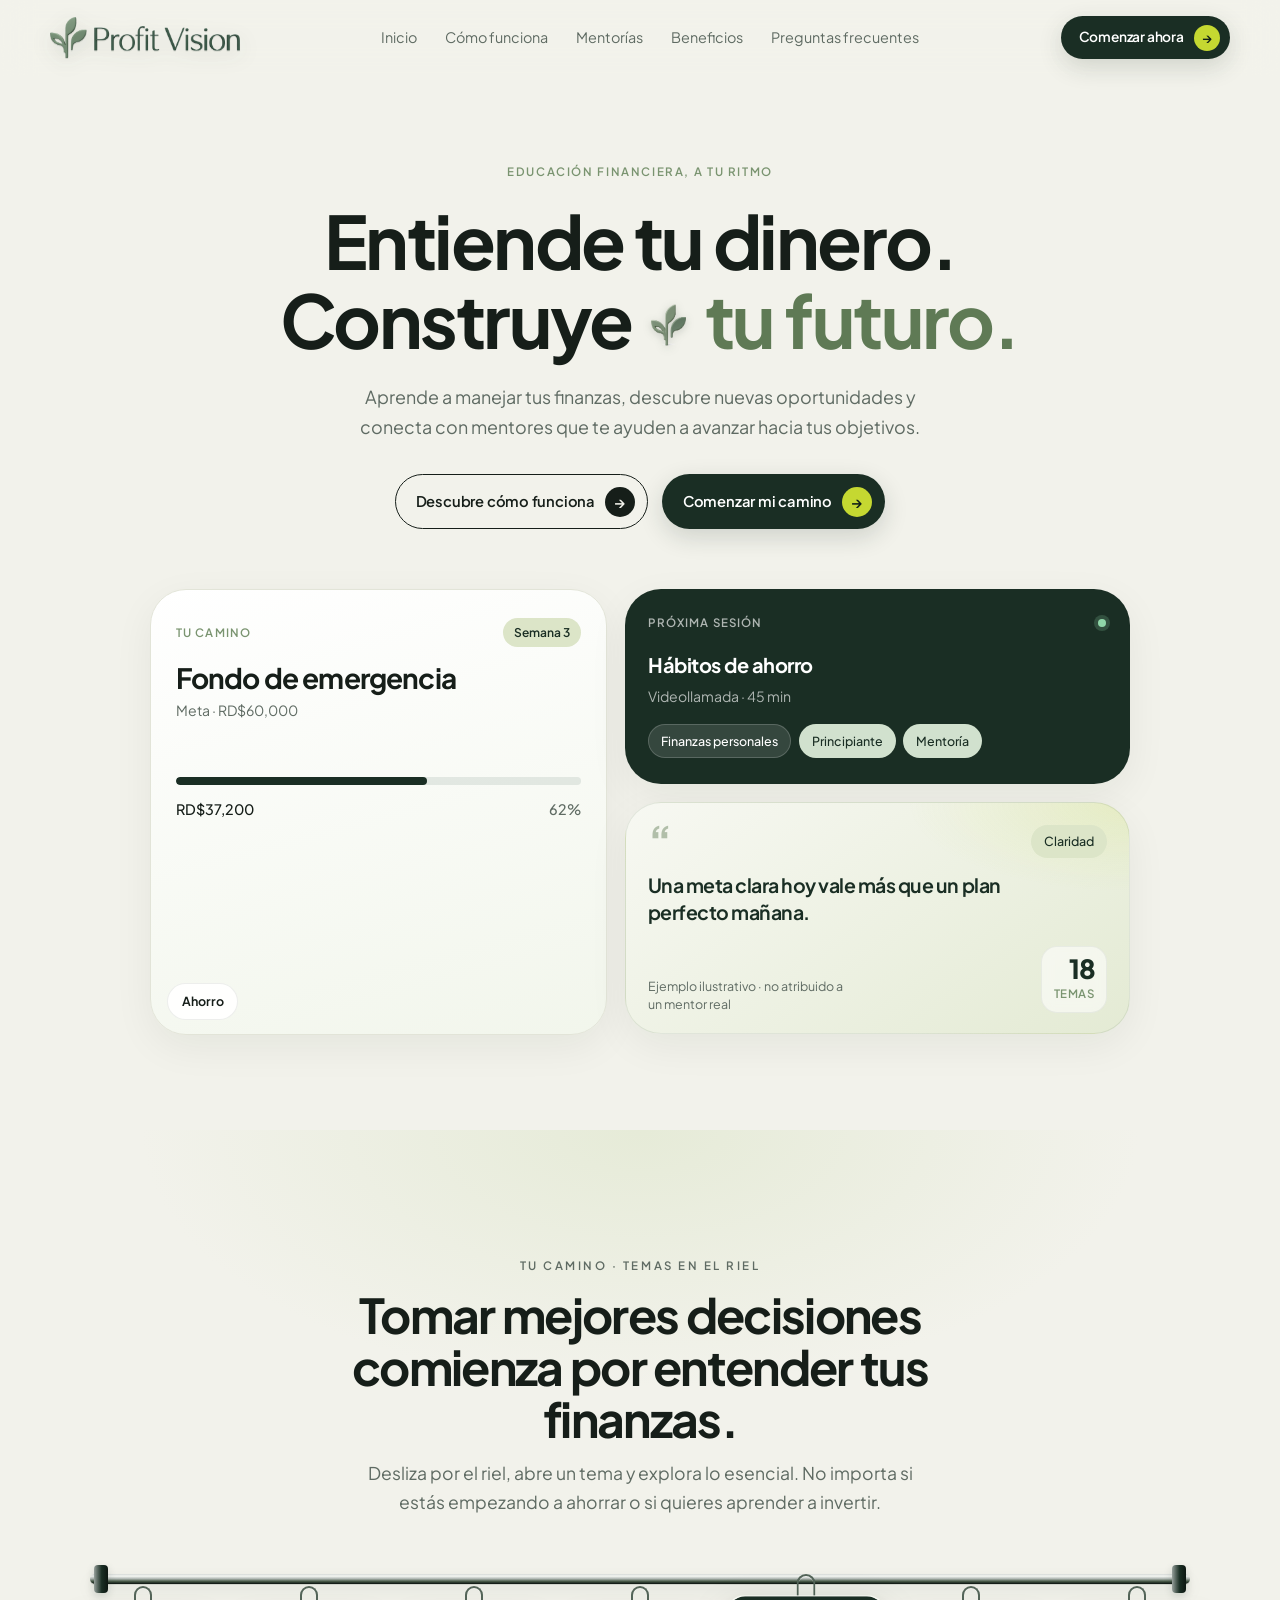
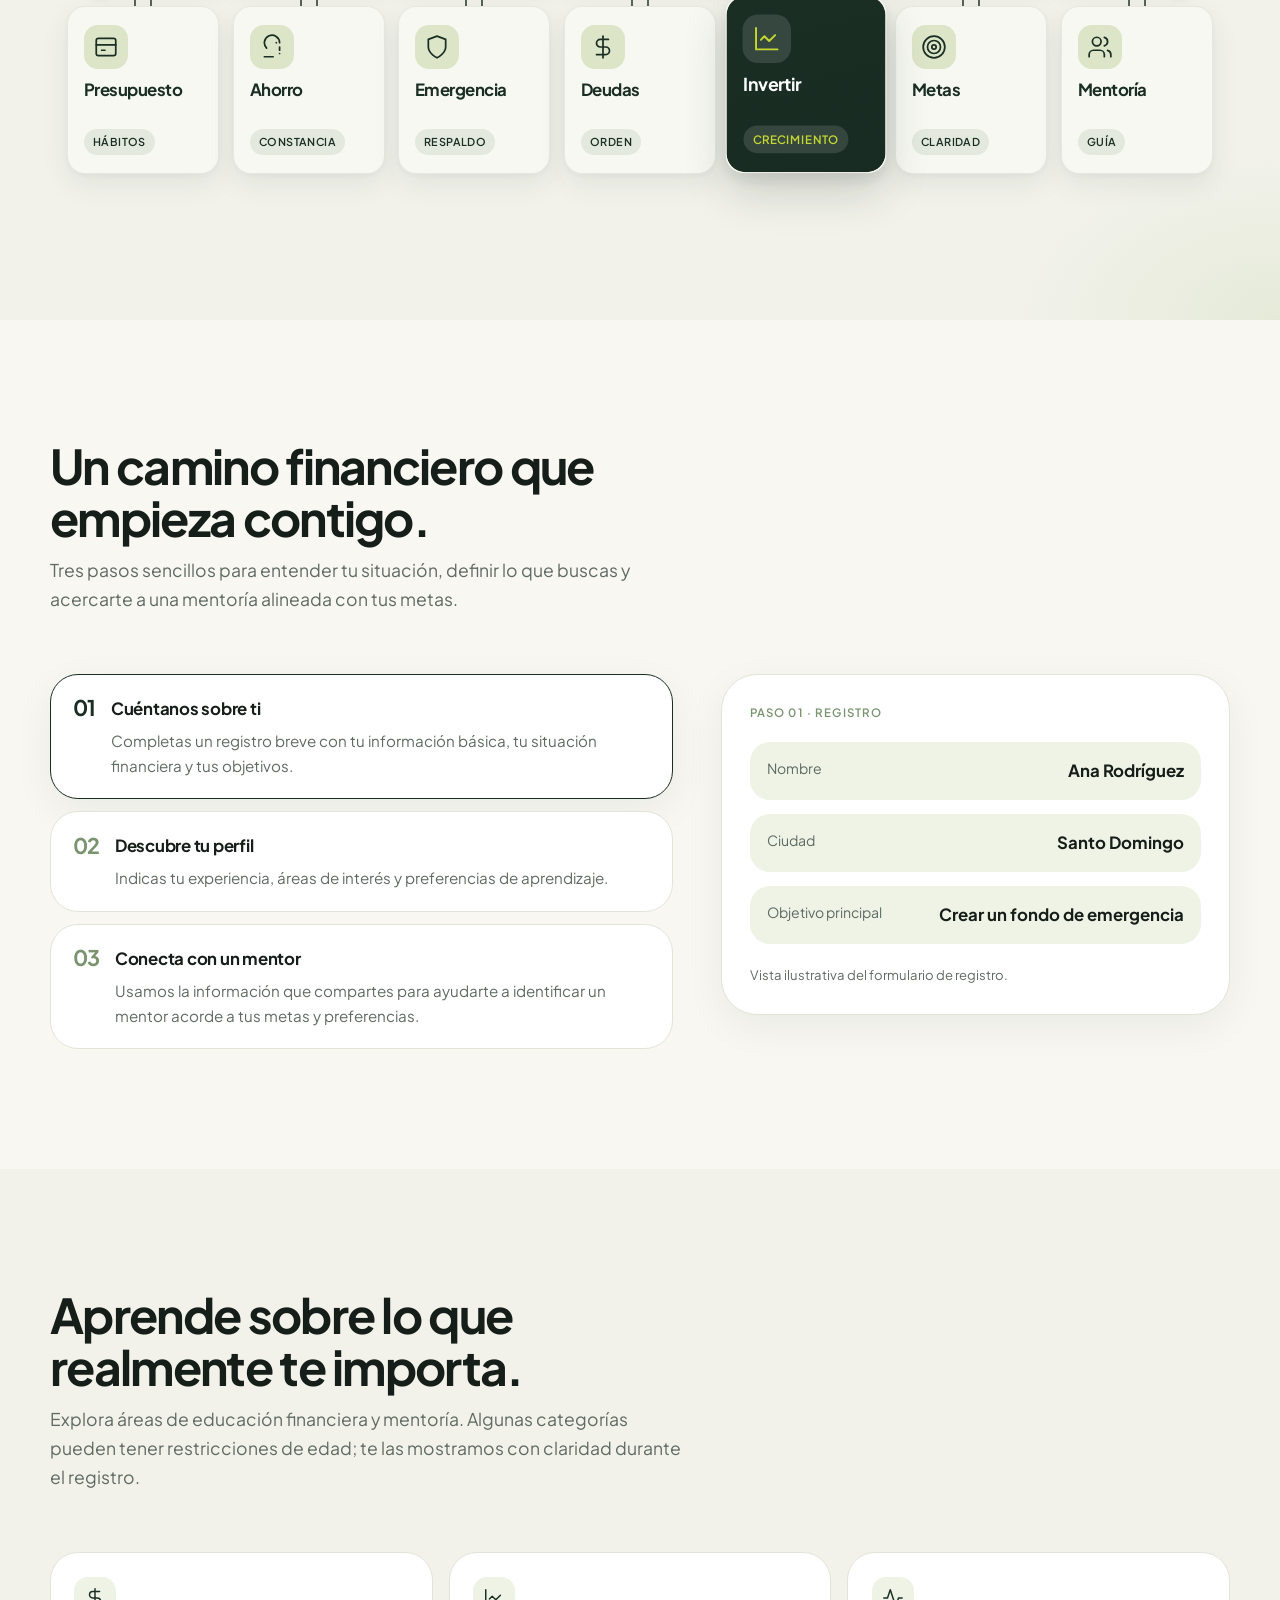
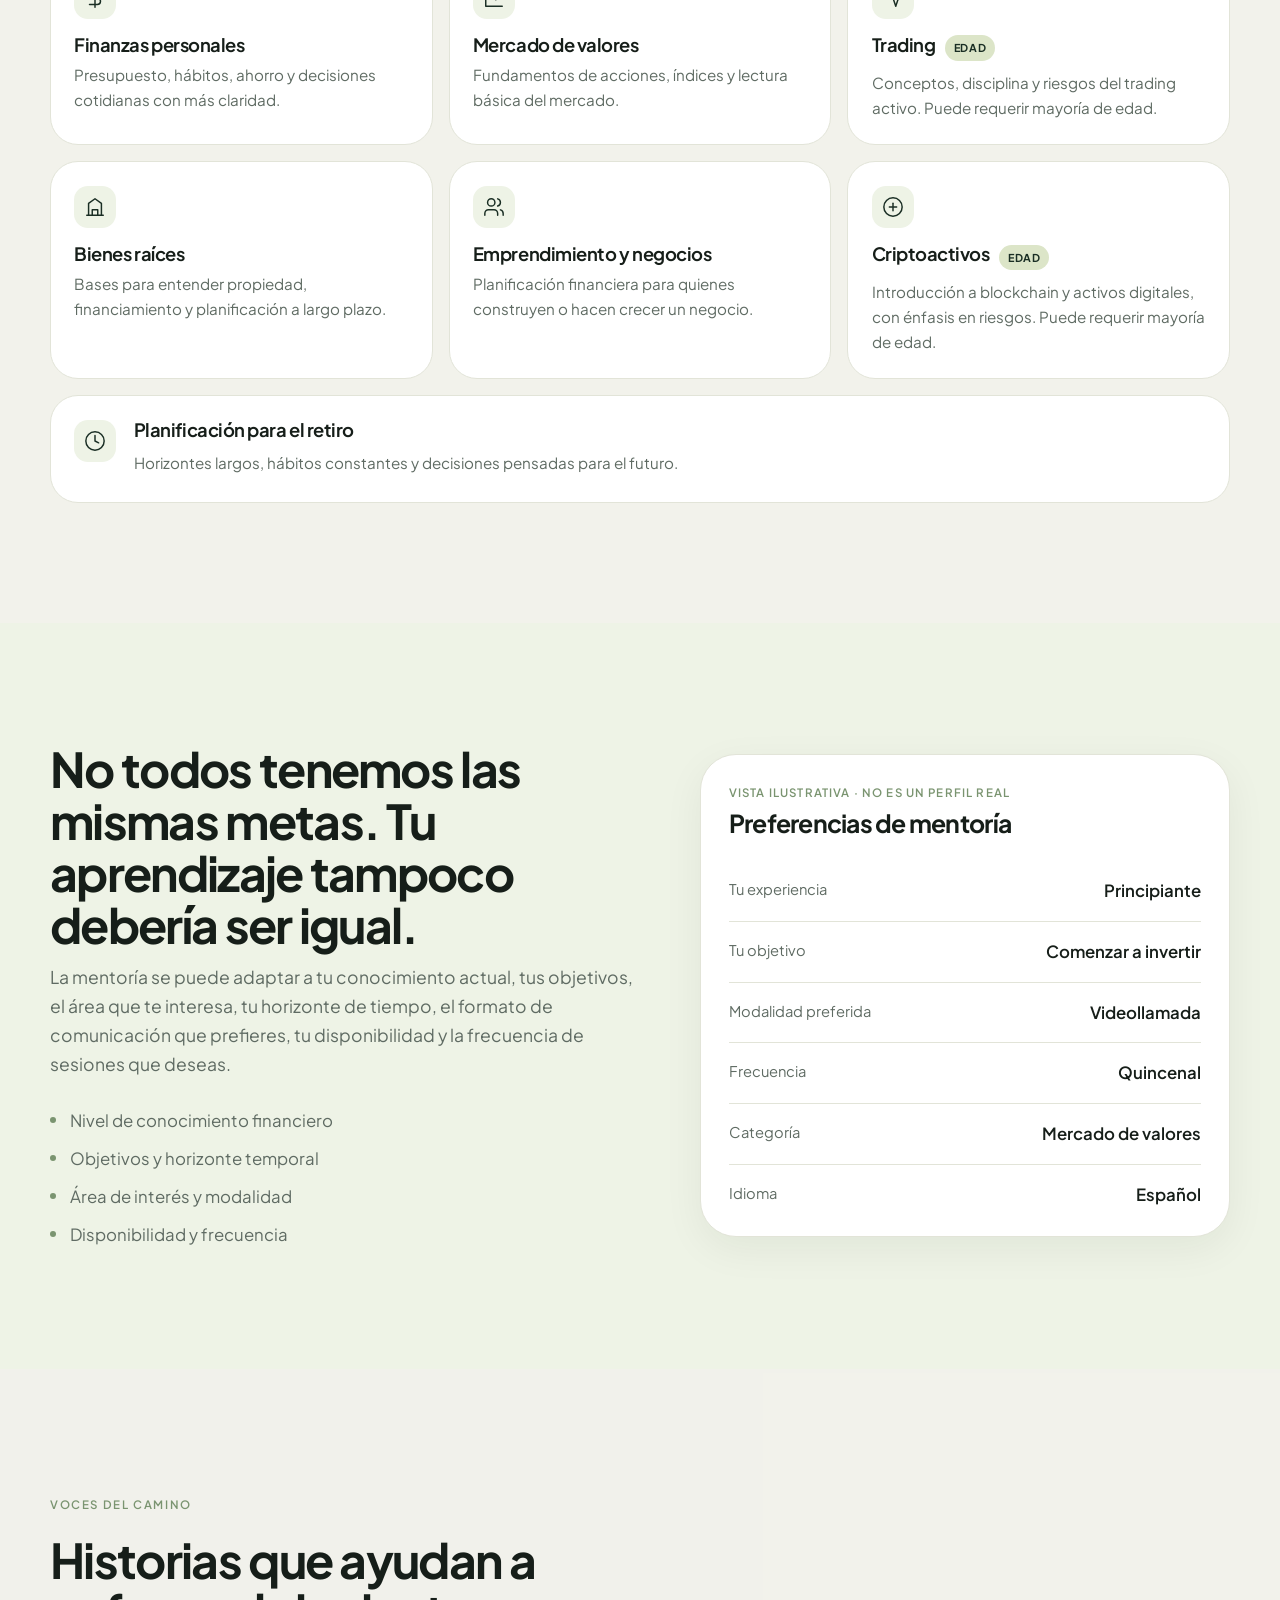
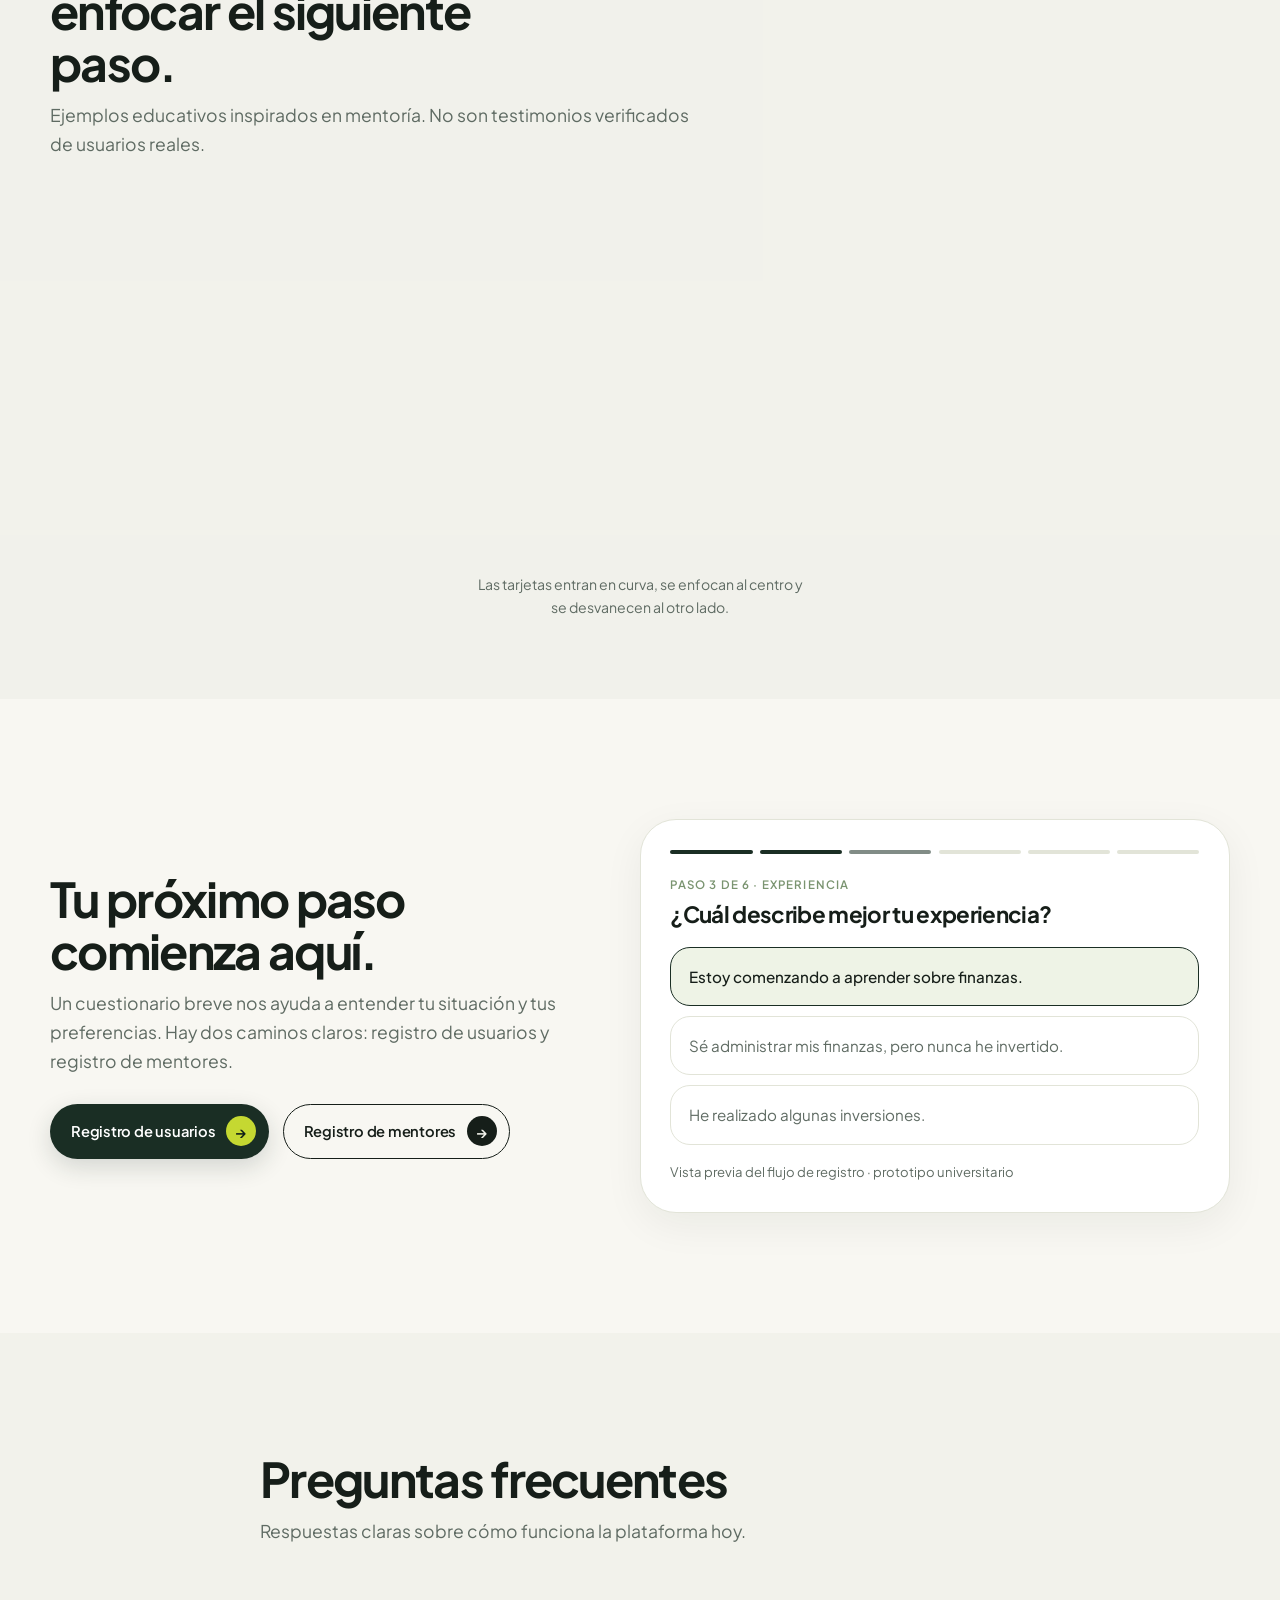
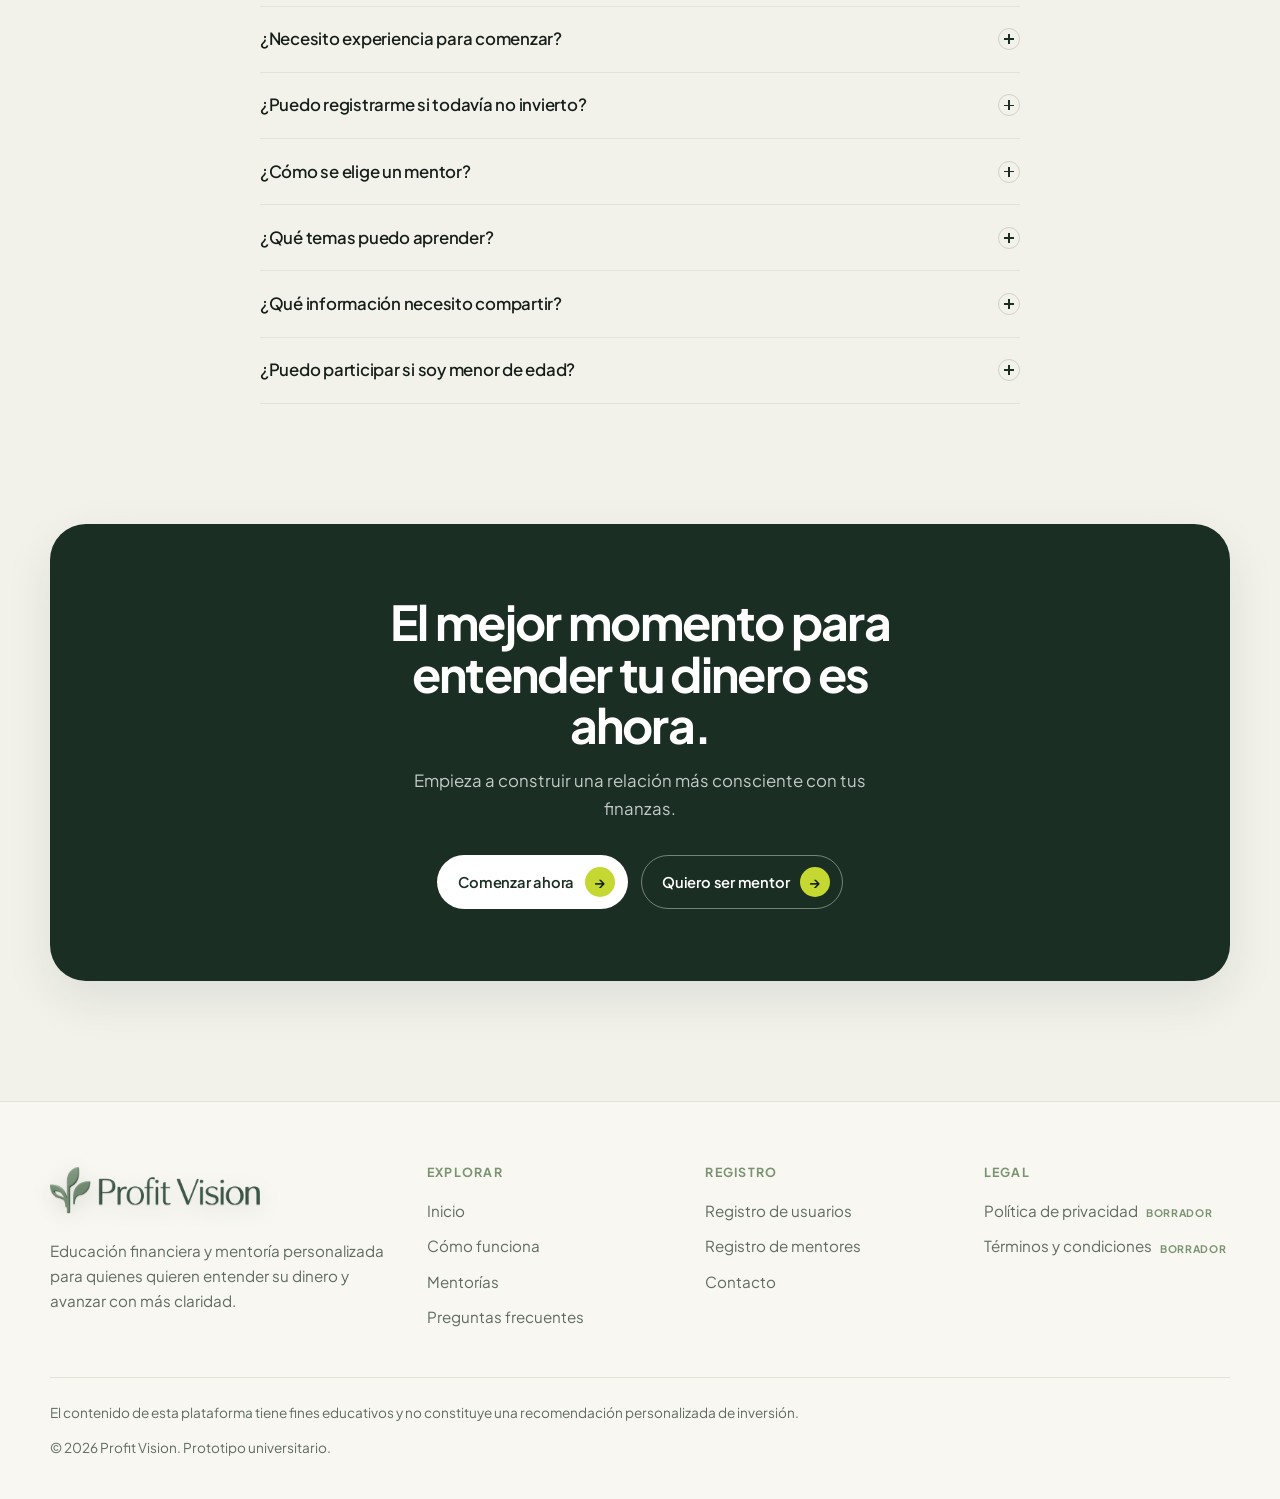
<file: index.html>
<!DOCTYPE html>
<html lang="es">
<head>
  <meta charset="UTF-8" />
  <meta name="viewport" content="width=device-width, initial-scale=1.0" />
  <title>Profit Vision — Educación financiera y mentoría personalizada</title>
  <meta name="description" content="Aprende a manejar tus finanzas, define tus objetivos y conecta con mentores que te ayuden a avanzar. Educación financiera accesible, a tu ritmo." />
  <meta property="og:title" content="Profit Vision — Entiende tu dinero. Construye tu futuro." />
  <meta property="og:description" content="Plataforma de educación financiera y mentoría personalizada. Sin jerga innecesaria. Sin barreras de entrada." />
  <meta property="og:type" content="website" />
  <meta property="og:locale" content="es_DO" />
  <meta name="theme-color" content="#173C30" />
  <link rel="preconnect" href="https://fonts.googleapis.com" />
  <link rel="preconnect" href="https://fonts.gstatic.com" crossorigin />
  <link href="https://fonts.googleapis.com/css2?family=Plus+Jakarta+Sans:ital,wght@0,400;0,500;0,600;0,700;0,800;1,400&display=swap" rel="stylesheet" />
  <link rel="stylesheet" href="styles.css" />
  <script>document.documentElement.classList.add("js-ready");</script>
</head>
<body>
  <!--
    THESIS: Financial clarity through calm mentorship — refuse the neon-fintech / coin-stack template.
    OWN-WORLD: Cream + sage + forest + lime accents; Plus Jakarta Sans (DocuGreen-like); soft pills; Profit Vision logo.
    STORY: Visitor understands money education is accessible, sees the path, and registers as learner or mentor.
    FIRST VIEWPORT: Sticky nav with logo · bold sans headline · custom learning interface right · dual CTAs with arrow chips.
    FORM: DocuGreen type/chrome + Profit Vision brand; content structure preserved.
    FINISH: unreviewed and undocumented is unfinished; this build ends with the finish review, the verdict, and DESIGN.md
  -->

  <a class="skip-link" href="#contenido">Saltar al contenido</a>

  <header class="site-header" id="nav" data-header>
    <div class="container header-inner">
      <a class="brand" href="#inicio" aria-label="Profit Vision — Inicio">
        <img class="brand-logo" src="assets/logo-3d.png" alt="Profit Vision" width="200" height="42" />
      </a>

      <nav class="nav-desktop" aria-label="Principal">
        <a href="#inicio">Inicio</a>
        <a href="#como-funciona">Cómo funciona</a>
        <a href="#mentorias">Mentorías</a>
        <a href="#beneficios">Beneficios</a>
        <a href="#faq">Preguntas frecuentes</a>
      </nav>

      <div class="header-actions">
        <a class="btn btn-primary btn-sm" href="https://docs.google.com/forms/d/e/1FAIpQLSf2mDGD-x_x-rUlwFLxHR5821kTaFTbmP_8YhHlcYnOsv6cgA/viewform" target="_blank" rel="noopener noreferrer">Comenzar ahora <span class="btn-arrow" aria-hidden="true">→</span></a>
        <button class="nav-toggle" type="button" aria-expanded="false" aria-controls="nav-mobile" data-nav-toggle>
          <span class="sr-only">Abrir menú</span>
          <span class="nav-toggle-lines" aria-hidden="true">
            <span class="nav-toggle-bar"></span>
            <span class="nav-toggle-bar"></span>
          </span>
        </button>
      </div>
    </div>

    <div class="nav-backdrop" data-nav-backdrop hidden></div>
    <div class="nav-mobile" id="nav-mobile" data-nav-mobile aria-hidden="true">
      <nav aria-label="Móvil">
        <a href="#inicio" style="--i: 0">Inicio</a>
        <a href="#como-funciona" style="--i: 1">Cómo funciona</a>
        <a href="#mentorias" style="--i: 2">Mentorías</a>
        <a href="#beneficios" style="--i: 3">Beneficios</a>
        <a href="#faq" style="--i: 4">Preguntas frecuentes</a>
        <a class="btn btn-primary" href="https://docs.google.com/forms/d/e/1FAIpQLSf2mDGD-x_x-rUlwFLxHR5821kTaFTbmP_8YhHlcYnOsv6cgA/viewform" target="_blank" rel="noopener noreferrer" style="--i: 5">Comenzar ahora <span class="btn-arrow" aria-hidden="true">→</span></a>
      </nav>
    </div>
  </header>

  <main id="contenido">
    <!-- HERO -->
    <section class="hero section" id="inicio">
      <div class="container hero-centered">
        <div class="hero-copy hero-rise" style="--d: 80ms">
          <p class="eyebrow">Educación financiera, a tu ritmo</p>
          <h1 class="hero-title">
            Entiende tu dinero.<br />
            <span class="hero-title-line">Construye <img class="hero-inline-sprout" src="assets/sprout-3d.png" alt="" width="48" height="36" /> <span class="text-outline">tu futuro.</span></span>
          </h1>
          <p class="hero-lead">
            Aprende a manejar tus finanzas, descubre nuevas oportunidades y conecta con mentores que te ayuden a avanzar hacia tus objetivos.
          </p>
          <div class="hero-ctas">
            <a class="btn btn-ghost" href="#como-funciona">Descubre cómo funciona <span class="btn-arrow" aria-hidden="true">→</span></a>
            <a class="btn btn-primary" href="https://docs.google.com/forms/d/e/1FAIpQLSf2mDGD-x_x-rUlwFLxHR5821kTaFTbmP_8YhHlcYnOsv6cgA/viewform" target="_blank" rel="noopener noreferrer">Comenzar mi camino <span class="btn-arrow" aria-hidden="true">→</span></a>
          </div>
        </div>

        <div class="hero-mosaic" aria-label="Vista previa de la experiencia">
          <article class="mosaic-card mosaic-card--tall hero-anim" style="--d: 520ms">
            <div class="mosaic-card-body">
              <div class="ui-card-top">
                <span class="ui-label">Tu camino</span>
                <span class="ui-pill">Semana 3</span>
              </div>
              <h3 class="ui-title">Fondo de emergencia</h3>
              <p class="ui-meta">Meta · RD$60,000</p>
              <div class="progress-track" role="presentation">
                <div class="progress-fill" style="--p: 62%"></div>
              </div>
              <div class="ui-row">
                <span>RD$37,200</span>
                <span class="muted">62%</span>
              </div>
            </div>
            <span class="mosaic-tag">Ahorro</span>
          </article>

          <article class="mosaic-card mosaic-card--mentor hero-anim" style="--d: 640ms">
            <div class="mosaic-card-body">
              <div class="ui-card-top">
                <span class="ui-label">Próxima sesión</span>
                <span class="ui-dot" aria-hidden="true"></span>
              </div>
              <p class="ui-session-title">Hábitos de ahorro</p>
              <p class="ui-meta">Videollamada · 45 min</p>
              <div class="ui-chips">
                <span class="chip">Finanzas personales</span>
                <span class="chip chip--soft">Principiante</span>
                <span class="chip chip--soft">Mentoría</span>
              </div>
            </div>
          </article>

          <article class="mosaic-card mosaic-card--wide hero-anim" style="--d: 760ms">
            <div class="mosaic-card-body mosaic-insight">
              <div class="mosaic-insight-top">
                <span class="mosaic-insight-mark" aria-hidden="true">“</span>
                <span class="chip chip--soft">Claridad</span>
              </div>
              <p class="mosaic-insight-quote">Una meta clara hoy vale más que un plan perfecto mañana.</p>
              <div class="mosaic-insight-foot">
                <p class="mosaic-insight-note">Ejemplo ilustrativo · no atribuido a un mentor real</p>
                <div class="mosaic-stat">
                  <span class="mosaic-stat-num">18</span>
                  <span class="mosaic-stat-label">temas</span>
                </div>
              </div>
            </div>
          </article>
        </div>
      </div>
    </section>

    <!-- WHY / Learning rail -->
    <section class="section section-why" id="beneficios">
      <div class="container">
        <div class="rail-intro reveal">
          <p class="eyebrow">Tu camino · Temas en el riel</p>
          <h2>Tomar mejores decisiones comienza por entender tus finanzas.</h2>
          <p class="lead">
            Desliza por el riel, abre un tema y explora lo esencial. No importa si estás empezando a ahorrar o si quieres aprender a invertir.
          </p>
        </div>

        <div class="finance-rail reveal" data-finance-rail>
          <div class="finance-rail-bar" aria-hidden="true"></div>
          <div class="finance-rail-track" data-rail-track>
            <button type="button" class="rail-card" data-rail-card data-topic="presupuesto" style="--i:0">
              <span class="rail-hook" aria-hidden="true"></span>
              <span class="rail-card-face">
                <span class="rail-card-icon" aria-hidden="true">
                  <svg width="26" height="26" viewBox="0 0 24 24" fill="none" stroke="currentColor" stroke-width="1.6" stroke-linecap="round" stroke-linejoin="round"><rect x="3" y="4" width="18" height="16" rx="2"/><path d="M3 10h18"/><path d="M8 15h3"/></svg>
                </span>
                <strong>Presupuesto</strong>
                <span class="rail-tag">Hábitos</span>
              </span>
            </button>
            <button type="button" class="rail-card" data-rail-card data-topic="ahorro" style="--i:1">
              <span class="rail-hook" aria-hidden="true"></span>
              <span class="rail-card-face">
                <span class="rail-card-icon" aria-hidden="true">
                  <svg width="26" height="26" viewBox="0 0 24 24" fill="none" stroke="currentColor" stroke-width="1.6" stroke-linecap="round" stroke-linejoin="round"><path d="M19 8a7 7 0 1 0-12 5"/><path d="M13 21H5"/><path d="M16 8h.01"/><path d="M19 12v3"/><path d="M19 18h.01"/></svg>
                </span>
                <strong>Ahorro</strong>
                <span class="rail-tag">Constancia</span>
              </span>
            </button>
            <button type="button" class="rail-card" data-rail-card data-topic="emergencia" style="--i:2">
              <span class="rail-hook" aria-hidden="true"></span>
              <span class="rail-card-face">
                <span class="rail-card-icon" aria-hidden="true">
                  <svg width="26" height="26" viewBox="0 0 24 24" fill="none" stroke="currentColor" stroke-width="1.6" stroke-linecap="round" stroke-linejoin="round"><path d="M12 22s8-4 8-10V5l-8-3-8 3v7c0 6 8 10 8 10z"/></svg>
                </span>
                <strong>Emergencia</strong>
                <span class="rail-tag">Respaldo</span>
              </span>
            </button>
            <button type="button" class="rail-card" data-rail-card data-topic="deudas" style="--i:3">
              <span class="rail-hook" aria-hidden="true"></span>
              <span class="rail-card-face">
                <span class="rail-card-icon" aria-hidden="true">
                  <svg width="26" height="26" viewBox="0 0 24 24" fill="none" stroke="currentColor" stroke-width="1.6" stroke-linecap="round" stroke-linejoin="round"><path d="M12 2v20"/><path d="M17 5H9.5a3.5 3.5 0 0 0 0 7h5a3.5 3.5 0 0 1 0 7H6"/></svg>
                </span>
                <strong>Deudas</strong>
                <span class="rail-tag">Orden</span>
              </span>
            </button>
            <button type="button" class="rail-card is-active" data-rail-card data-topic="invertir" style="--i:4">
              <span class="rail-hook" aria-hidden="true"></span>
              <span class="rail-card-face">
                <span class="rail-card-icon" aria-hidden="true">
                  <svg width="26" height="26" viewBox="0 0 24 24" fill="none" stroke="currentColor" stroke-width="1.6" stroke-linecap="round" stroke-linejoin="round"><path d="M3 3v18h18"/><path d="m19 9-5 5-4-4-3 3"/></svg>
                </span>
                <strong>Invertir</strong>
                <span class="rail-tag">Crecimiento</span>
              </span>
            </button>
            <button type="button" class="rail-card" data-rail-card data-topic="metas" style="--i:5">
              <span class="rail-hook" aria-hidden="true"></span>
              <span class="rail-card-face">
                <span class="rail-card-icon" aria-hidden="true">
                  <svg width="26" height="26" viewBox="0 0 24 24" fill="none" stroke="currentColor" stroke-width="1.6" stroke-linecap="round" stroke-linejoin="round"><circle cx="12" cy="12" r="10"/><circle cx="12" cy="12" r="6"/><circle cx="12" cy="12" r="2"/></svg>
                </span>
                <strong>Metas</strong>
                <span class="rail-tag">Claridad</span>
              </span>
            </button>
            <button type="button" class="rail-card" data-rail-card data-topic="mentoria" style="--i:6">
              <span class="rail-hook" aria-hidden="true"></span>
              <span class="rail-card-face">
                <span class="rail-card-icon" aria-hidden="true">
                  <svg width="26" height="26" viewBox="0 0 24 24" fill="none" stroke="currentColor" stroke-width="1.6" stroke-linecap="round" stroke-linejoin="round"><path d="M16 21v-2a4 4 0 0 0-4-4H6a4 4 0 0 0-4 4v2"/><circle cx="9" cy="7" r="4"/><path d="M22 21v-2a4 4 0 0 0-3-3.87"/><path d="M16 3.13a4 4 0 0 1 0 7.75"/></svg>
                </span>
                <strong>Mentoría</strong>
                <span class="rail-tag">Guía</span>
              </span>
            </button>
          </div>
        </div>
      </div>
    </section>

    <!-- HOW IT WORKS -->
    <section class="section section-how" id="como-funciona">
      <div class="container">
        <div class="section-intro reveal">
          <h2>Un camino financiero que empieza contigo.</h2>
          <p class="lead">
            Tres pasos sencillos para entender tu situación, definir lo que buscas y acercarte a una mentoría alineada con tus metas.
          </p>
        </div>

        <div class="steps-layout">
          <ol class="steps">
            <li class="step reveal" data-step="1">
              <button type="button" class="step-trigger is-active" data-step-btn="1" aria-pressed="true">
                <span class="step-index">01</span>
                <span class="step-body">
                  <strong>Cuéntanos sobre ti</strong>
                  <span>Completas un registro breve con tu información básica, tu situación financiera y tus objetivos.</span>
                </span>
              </button>
            </li>
            <li class="step reveal" data-step="2" style="--d: 80ms">
              <button type="button" class="step-trigger" data-step-btn="2" aria-pressed="false">
                <span class="step-index">02</span>
                <span class="step-body">
                  <strong>Descubre tu perfil</strong>
                  <span>Indicas tu experiencia, áreas de interés y preferencias de aprendizaje.</span>
                </span>
              </button>
            </li>
            <li class="step reveal" data-step="3" style="--d: 160ms">
              <button type="button" class="step-trigger" data-step-btn="3" aria-pressed="false">
                <span class="step-index">03</span>
                <span class="step-body">
                  <strong>Conecta con un mentor</strong>
                  <span>Usamos la información que compartes para ayudarte a identificar un mentor acorde a tus metas y preferencias.</span>
                </span>
              </button>
            </li>
          </ol>

          <div class="step-preview reveal" style="--d: 120ms" data-step-preview>
            <div class="preview-panel is-active" data-preview="1">
              <p class="ui-label">Paso 01 · Registro</p>
              <div class="preview-form">
                <div class="preview-field"><span>Nombre</span><strong>Ana Rodríguez</strong></div>
                <div class="preview-field"><span>Ciudad</span><strong>Santo Domingo</strong></div>
                <div class="preview-field"><span>Objetivo principal</span><strong>Crear un fondo de emergencia</strong></div>
              </div>
              <p class="preview-note">Vista ilustrativa del formulario de registro.</p>
            </div>
            <div class="preview-panel" data-preview="2" hidden>
              <p class="ui-label">Paso 02 · Perfil</p>
              <div class="preview-tags">
                <span class="chip">Principiante</span>
                <span class="chip">Ahorro</span>
                <span class="chip">Finanzas personales</span>
                <span class="chip chip--soft">Español</span>
              </div>
              <p class="preview-note">Seleccionas experiencia, intereses y preferencias.</p>
            </div>
            <div class="preview-panel" data-preview="3" hidden>
              <p class="ui-label">Paso 03 · Mentoría</p>
              <div class="preview-match">
                <div class="preview-match-row"><span>Categoría</span><strong>Finanzas personales</strong></div>
                <div class="preview-match-row"><span>Modalidad</span><strong>Videollamada</strong></div>
                <div class="preview-match-row"><span>Frecuencia</span><strong>Quincenal</strong></div>
              </div>
              <p class="preview-note">La coincidencia se basa en tus preferencias, no en una inteligencia artificial anunciada.</p>
            </div>
          </div>
        </div>
      </div>
    </section>

    <!-- CATEGORIES -->
    <section class="section section-categories" id="mentorias">
      <div class="container">
        <div class="section-intro reveal">
          <h2>Aprende sobre lo que realmente te importa.</h2>
          <p class="lead">
            Explora áreas de educación financiera y mentoría. Algunas categorías pueden tener restricciones de edad; te las mostramos con claridad durante el registro.
          </p>
        </div>

        <ul class="category-grid">
          <li class="category-item reveal">
            <span class="category-icon" aria-hidden="true">
              <svg width="22" height="22" viewBox="0 0 24 24" fill="none" stroke="currentColor" stroke-width="1.6" stroke-linecap="round" stroke-linejoin="round"><path d="M12 2v20"/><path d="M17 5H9.5a3.5 3.5 0 0 0 0 7h5a3.5 3.5 0 0 1 0 7H6"/></svg>
            </span>
            <h3>Finanzas personales</h3>
            <p>Presupuesto, hábitos, ahorro y decisiones cotidianas con más claridad.</p>
          </li>
          <li class="category-item reveal" style="--d: 60ms">
            <span class="category-icon" aria-hidden="true">
              <svg width="22" height="22" viewBox="0 0 24 24" fill="none" stroke="currentColor" stroke-width="1.6" stroke-linecap="round" stroke-linejoin="round"><path d="M3 3v18h18"/><path d="m19 9-5 5-4-4-3 3"/></svg>
            </span>
            <h3>Mercado de valores</h3>
            <p>Fundamentos de acciones, índices y lectura básica del mercado.</p>
          </li>
          <li class="category-item reveal" style="--d: 120ms">
            <span class="category-icon" aria-hidden="true">
              <svg width="22" height="22" viewBox="0 0 24 24" fill="none" stroke="currentColor" stroke-width="1.6" stroke-linecap="round" stroke-linejoin="round"><path d="M22 12h-4l-3 9L9 3l-3 9H2"/></svg>
            </span>
            <div class="category-head">
              <h3>Trading</h3>
              <span class="badge">Edad</span>
            </div>
            <p>Conceptos, disciplina y riesgos del trading activo. Puede requerir mayoría de edad.</p>
          </li>
          <li class="category-item reveal" style="--d: 180ms">
            <span class="category-icon" aria-hidden="true">
              <svg width="22" height="22" viewBox="0 0 24 24" fill="none" stroke="currentColor" stroke-width="1.6" stroke-linecap="round" stroke-linejoin="round"><path d="M3 21h18"/><path d="M5 21V8l7-5 7 5v13"/><path d="M9 21v-6h6v6"/></svg>
            </span>
            <h3>Bienes raíces</h3>
            <p>Bases para entender propiedad, financiamiento y planificación a largo plazo.</p>
          </li>
          <li class="category-item reveal" style="--d: 240ms">
            <span class="category-icon" aria-hidden="true">
              <svg width="22" height="22" viewBox="0 0 24 24" fill="none" stroke="currentColor" stroke-width="1.6" stroke-linecap="round" stroke-linejoin="round"><path d="M16 21v-2a4 4 0 0 0-4-4H6a4 4 0 0 0-4 4v2"/><circle cx="9" cy="7" r="4"/><path d="M22 21v-2a4 4 0 0 0-3-3.87"/><path d="M16 3.13a4 4 0 0 1 0 7.75"/></svg>
            </span>
            <h3>Emprendimiento y negocios</h3>
            <p>Planificación financiera para quienes construyen o hacen crecer un negocio.</p>
          </li>
          <li class="category-item reveal" style="--d: 300ms">
            <span class="category-icon" aria-hidden="true">
              <svg width="22" height="22" viewBox="0 0 24 24" fill="none" stroke="currentColor" stroke-width="1.6" stroke-linecap="round" stroke-linejoin="round"><circle cx="12" cy="12" r="10"/><path d="M8 12h8"/><path d="M12 8v8"/></svg>
            </span>
            <div class="category-head">
              <h3>Criptoactivos</h3>
              <span class="badge">Edad</span>
            </div>
            <p>Introducción a blockchain y activos digitales, con énfasis en riesgos. Puede requerir mayoría de edad.</p>
          </li>
          <li class="category-item category-item--wide reveal" style="--d: 360ms">
            <span class="category-icon" aria-hidden="true">
              <svg width="22" height="22" viewBox="0 0 24 24" fill="none" stroke="currentColor" stroke-width="1.6" stroke-linecap="round" stroke-linejoin="round"><circle cx="12" cy="12" r="10"/><path d="M12 6v6l4 2"/></svg>
            </span>
            <h3>Planificación para el retiro</h3>
            <p>Horizontes largos, hábitos constantes y decisiones pensadas para el futuro.</p>
          </li>
        </ul>
      </div>
    </section>

    <!-- PERSONALIZED MENTORSHIP -->
    <section class="section section-personal">
      <div class="container personal-grid">
        <div class="personal-copy reveal">
          <h2>No todos tenemos las mismas metas. Tu aprendizaje tampoco debería ser igual.</h2>
          <p class="lead">
            La mentoría se puede adaptar a tu conocimiento actual, tus objetivos, el área que te interesa, tu horizonte de tiempo, el formato de comunicación que prefieres, tu disponibilidad y la frecuencia de sesiones que deseas.
          </p>
          <ul class="quiet-list">
            <li>Nivel de conocimiento financiero</li>
            <li>Objetivos y horizonte temporal</li>
            <li>Área de interés y modalidad</li>
            <li>Disponibilidad y frecuencia</li>
          </ul>
        </div>

        <aside class="profile-card reveal" style="--d: 100ms" aria-label="Vista ilustrativa de preferencias de mentoría">
          <p class="ui-label">Vista ilustrativa · no es un perfil real</p>
          <h3 class="profile-title">Preferencias de mentoría</h3>
          <dl class="profile-list">
            <div>
              <dt>Tu experiencia</dt>
              <dd>Principiante</dd>
            </div>
            <div>
              <dt>Tu objetivo</dt>
              <dd>Comenzar a invertir</dd>
            </div>
            <div>
              <dt>Modalidad preferida</dt>
              <dd>Videollamada</dd>
            </div>
            <div>
              <dt>Frecuencia</dt>
              <dd>Quincenal</dd>
            </div>
            <div>
              <dt>Categoría</dt>
              <dd>Mercado de valores</dd>
            </div>
            <div>
              <dt>Idioma</dt>
              <dd>Español</dd>
            </div>
          </dl>
        </aside>
      </div>
    </section>

    <!-- TESTIMONIALS — curved 3D rail -->
    <section class="section section-testimonials" id="insights" data-testimonial-curve>
      <div class="container">
        <div class="section-intro reveal">
          <p class="eyebrow">Voces del camino</p>
          <h2>Historias que ayudan a enfocar el siguiente paso.</h2>
          <p class="lead">
            Ejemplos educativos inspirados en mentoría. No son testimonios verificados de usuarios reales.
          </p>
        </div>
      </div>

      <div class="curve-stage reveal" aria-roledescription="carrusel">
        <div class="curve-viewport" data-curve-viewport>
          <div class="curve-track" data-curve-track>
            <article class="curve-card" data-curve-card>
              <div class="curve-stars" aria-label="5 de 5 estrellas" role="img">
                <span aria-hidden="true">★</span><span aria-hidden="true">★</span><span aria-hidden="true">★</span><span aria-hidden="true">★</span><span aria-hidden="true">★</span>
              </div>
              <p class="curve-quote">“Antes de pensar en invertir, entendí cuánto ganaba, cuánto gastaba y cuánto podía ahorrar.”</p>
              <div class="curve-meta">
                <strong>Ana R.</strong>
                <span>Finanzas personales · ejemplo</span>
              </div>
            </article>
            <article class="curve-card" data-curve-card>
              <div class="curve-stars" aria-label="5 de 5 estrellas" role="img">
                <span aria-hidden="true">★</span><span aria-hidden="true">★</span><span aria-hidden="true">★</span><span aria-hidden="true">★</span><span aria-hidden="true">★</span>
              </div>
              <p class="curve-quote">“Una meta clara no empieza con una cifra perfecta, sino con un plan que puedas sostener.”</p>
              <div class="curve-meta">
                <strong>Luis M.</strong>
                <span>Ahorro · ejemplo</span>
              </div>
            </article>
            <article class="curve-card" data-curve-card>
              <div class="curve-stars" aria-label="5 de 5 estrellas" role="img">
                <span aria-hidden="true">★</span><span aria-hidden="true">★</span><span aria-hidden="true">★</span><span aria-hidden="true">★</span><span aria-hidden="true">★</span>
              </div>
              <p class="curve-quote">“Conocer los riesgos me dio la misma claridad que conocer las oportunidades.”</p>
              <div class="curve-meta">
                <strong>Camila S.</strong>
                <span>Mercado de valores · ejemplo</span>
              </div>
            </article>
            <article class="curve-card" data-curve-card>
              <div class="curve-stars" aria-label="5 de 5 estrellas" role="img">
                <span aria-hidden="true">★</span><span aria-hidden="true">★</span><span aria-hidden="true">★</span><span aria-hidden="true">★</span><span aria-hidden="true">★</span>
              </div>
              <p class="curve-quote">“La mentoría no me dio fórmulas mágicas: me ayudó a ordenar dudas y avanzar a mi ritmo.”</p>
              <div class="curve-meta">
                <strong>Diego P.</strong>
                <span>Mentoría · ejemplo</span>
              </div>
            </article>
            <article class="curve-card" data-curve-card>
              <div class="curve-stars" aria-label="5 de 5 estrellas" role="img">
                <span aria-hidden="true">★</span><span aria-hidden="true">★</span><span aria-hidden="true">★</span><span aria-hidden="true">★</span><span aria-hidden="true">★</span>
              </div>
              <p class="curve-quote">“Crear un fondo de emergencia bajó mi ansiedad más que cualquier tip de inversión.”</p>
              <div class="curve-meta">
                <strong>Valeria T.</strong>
                <span>Emergencia · ejemplo</span>
              </div>
            </article>
            <article class="curve-card" data-curve-card>
              <div class="curve-stars" aria-label="5 de 5 estrellas" role="img">
                <span aria-hidden="true">★</span><span aria-hidden="true">★</span><span aria-hidden="true">★</span><span aria-hidden="true">★</span><span aria-hidden="true">★</span>
              </div>
              <p class="curve-quote">“Empecé sin experiencia. Lo importante fue entender el lenguaje del dinero sin presión.”</p>
              <div class="curve-meta">
                <strong>Jorge H.</strong>
                <span>Principiante · ejemplo</span>
              </div>
            </article>
            <article class="curve-card" data-curve-card>
              <div class="curve-stars" aria-label="5 de 5 estrellas" role="img">
                <span aria-hidden="true">★</span><span aria-hidden="true">★</span><span aria-hidden="true">★</span><span aria-hidden="true">★</span><span aria-hidden="true">★</span>
              </div>
              <p class="curve-quote">“Pasé de reaccionar a cada gasto a decidir con calma qué sí y qué no.”</p>
              <div class="curve-meta">
                <strong>Marina C.</strong>
                <span>Presupuesto · ejemplo</span>
              </div>
            </article>
            <article class="curve-card" data-curve-card>
              <div class="curve-stars" aria-label="5 de 5 estrellas" role="img">
                <span aria-hidden="true">★</span><span aria-hidden="true">★</span><span aria-hidden="true">★</span><span aria-hidden="true">★</span><span aria-hidden="true">★</span>
              </div>
              <p class="curve-quote">“Invertir dejó de ser un misterio cuando alguien me explicó los conceptos con paciencia.”</p>
              <div class="curve-meta">
                <strong>Andrés V.</strong>
                <span>Educación · ejemplo</span>
              </div>
            </article>
          </div>
        </div>
        <p class="curve-caption">Las tarjetas entran en curva, se enfocan al centro y se desvanecen al otro lado.</p>
      </div>
    </section>

    <!-- REGISTRATION PREVIEW -->
    <section class="section section-register" id="registro">
      <div class="container register-grid">
        <div class="register-copy reveal">
          <h2>Tu próximo paso comienza aquí.</h2>
          <p class="lead">
            Un cuestionario breve nos ayuda a entender tu situación y tus preferencias. Hay dos caminos claros: registro de usuarios y registro de mentores.
          </p>
          <div class="register-links">
            <a class="btn btn-primary" href="https://docs.google.com/forms/d/e/1FAIpQLSf2mDGD-x_x-rUlwFLxHR5821kTaFTbmP_8YhHlcYnOsv6cgA/viewform" target="_blank" rel="noopener noreferrer">Registro de usuarios <span class="btn-arrow" aria-hidden="true">→</span></a>
            <a class="btn btn-ghost" href="registro-mentor.html">Registro de mentores <span class="btn-arrow" aria-hidden="true">→</span></a>
          </div>
        </div>

        <div class="register-preview reveal" style="--d: 100ms" aria-hidden="false">
          <div class="onboard-card">
            <div class="onboard-progress" role="presentation">
              <span class="onboard-dot is-done"></span>
              <span class="onboard-dot is-done"></span>
              <span class="onboard-dot is-active"></span>
              <span class="onboard-dot"></span>
              <span class="onboard-dot"></span>
              <span class="onboard-dot"></span>
            </div>
            <p class="ui-label">Paso 3 de 6 · Experiencia</p>
            <h3>¿Cuál describe mejor tu experiencia?</h3>
            <ul class="onboard-options">
              <li class="is-selected">Estoy comenzando a aprender sobre finanzas.</li>
              <li>Sé administrar mis finanzas, pero nunca he invertido.</li>
              <li>He realizado algunas inversiones.</li>
            </ul>
            <p class="preview-note">Vista previa del flujo de registro · prototipo universitario</p>
          </div>
        </div>
      </div>
    </section>

    <!-- FAQ -->
    <section class="section section-faq" id="faq">
      <div class="container narrow">
        <div class="section-intro reveal">
          <h2>Preguntas frecuentes</h2>
          <p class="lead">Respuestas claras sobre cómo funciona la plataforma hoy.</p>
        </div>

        <div class="faq-list" data-accordion>
          <div class="faq-item reveal">
            <h3>
              <button type="button" class="faq-trigger" aria-expanded="false" id="faq-btn-1" aria-controls="faq-panel-1">
                ¿Necesito experiencia para comenzar?
                <span class="faq-icon" aria-hidden="true"></span>
              </button>
            </h3>
            <div class="faq-panel" id="faq-panel-1" role="region" aria-labelledby="faq-btn-1" hidden>
              <p>No. La plataforma está pensada para personas con distintos niveles de conocimiento, incluyendo quienes recién empiezan.</p>
            </div>
          </div>
          <div class="faq-item reveal" style="--d: 40ms">
            <h3>
              <button type="button" class="faq-trigger" aria-expanded="false" id="faq-btn-2" aria-controls="faq-panel-2">
                ¿Puedo registrarme si todavía no invierto?
                <span class="faq-icon" aria-hidden="true"></span>
              </button>
            </h3>
            <div class="faq-panel" id="faq-panel-2" role="region" aria-labelledby="faq-btn-2" hidden>
              <p>Sí. Muchas personas se registran para organizar gastos, ahorrar, reducir deudas o aprender antes de invertir.</p>
            </div>
          </div>
          <div class="faq-item reveal" style="--d: 80ms">
            <h3>
              <button type="button" class="faq-trigger" aria-expanded="false" id="faq-btn-3" aria-controls="faq-panel-3">
                ¿Cómo se elige un mentor?
                <span class="faq-icon" aria-hidden="true"></span>
              </button>
            </h3>
            <div class="faq-panel" id="faq-panel-3" role="region" aria-labelledby="faq-btn-3" hidden>
              <p>Usamos la información que compartes en el registro —objetivos, experiencia, intereses y preferencias— para ayudarte a identificar un mentor adecuado. No prometemos coincidencias automáticas perfectas.</p>
            </div>
          </div>
          <div class="faq-item reveal" style="--d: 120ms">
            <h3>
              <button type="button" class="faq-trigger" aria-expanded="false" id="faq-btn-4" aria-controls="faq-panel-4">
                ¿Qué temas puedo aprender?
                <span class="faq-icon" aria-hidden="true"></span>
              </button>
            </h3>
            <div class="faq-panel" id="faq-panel-4" role="region" aria-labelledby="faq-btn-4" hidden>
              <p>Finanzas personales, mercado de valores, trading, bienes raíces, emprendimiento, criptoactivos y planificación para el retiro. Algunas categorías tienen restricciones de edad.</p>
            </div>
          </div>
          <div class="faq-item reveal" style="--d: 160ms">
            <h3>
              <button type="button" class="faq-trigger" aria-expanded="false" id="faq-btn-5" aria-controls="faq-panel-5">
                ¿Qué información necesito compartir?
                <span class="faq-icon" aria-hidden="true"></span>
              </button>
            </h3>
            <div class="faq-panel" id="faq-panel-5" role="region" aria-labelledby="faq-btn-5" hidden>
              <p>Datos de contacto, una descripción general de tu situación financiera, tu experiencia, tus metas y tus preferencias de mentoría. No pedimos documentos de identidad ni datos de cuentas bancarias en este prototipo.</p>
            </div>
          </div>
          <div class="faq-item reveal" style="--d: 200ms">
            <h3>
              <button type="button" class="faq-trigger" aria-expanded="false" id="faq-btn-6" aria-controls="faq-panel-6">
                ¿Puedo participar si soy menor de edad?
                <span class="faq-icon" aria-hidden="true"></span>
              </button>
            </h3>
            <div class="faq-panel" id="faq-panel-6" role="region" aria-labelledby="faq-btn-6" hidden>
              <p>Puedes explorar contenido educativo acorde a tu edad. Algunas categorías están restringidas. Si eres menor de 18 años, se solicitará el consentimiento de un tutor; un simple checkbox no sustituye una verificación legal completa.</p>
            </div>
          </div>
        </div>
      </div>
    </section>

    <!-- FINAL CTA -->
    <section class="section section-cta" id="cta-final">
      <div class="container cta-panel reveal">
        <h2>El mejor momento para entender tu dinero es ahora.</h2>
        <p>Empieza a construir una relación más consciente con tus finanzas.</p>
        <div class="cta-actions">
          <a class="btn btn-light" href="https://docs.google.com/forms/d/e/1FAIpQLSf2mDGD-x_x-rUlwFLxHR5821kTaFTbmP_8YhHlcYnOsv6cgA/viewform" target="_blank" rel="noopener noreferrer">Comenzar ahora <span class="btn-arrow" aria-hidden="true">→</span></a>
          <a class="btn btn-outline-light" href="registro-mentor.html">Quiero ser mentor <span class="btn-arrow" aria-hidden="true">→</span></a>
        </div>
      </div>
    </section>
  </main>

  <footer class="site-footer">
    <div class="container footer-grid">
      <div class="footer-brand">
        <a class="brand" href="#inicio" aria-label="Profit Vision">
          <img class="brand-logo brand-logo--lg" src="assets/logo-3d.png" alt="Profit Vision" width="220" height="48" />
        </a>
        <p>Educación financiera y mentoría personalizada para quienes quieren entender su dinero y avanzar con más claridad.</p>
      </div>

      <div class="footer-col">
        <h3>Explorar</h3>
        <a href="#inicio">Inicio</a>
        <a href="#como-funciona">Cómo funciona</a>
        <a href="#mentorias">Mentorías</a>
        <a href="#faq">Preguntas frecuentes</a>
      </div>

      <div class="footer-col">
        <h3>Registro</h3>
        <a href="https://docs.google.com/forms/d/e/1FAIpQLSf2mDGD-x_x-rUlwFLxHR5821kTaFTbmP_8YhHlcYnOsv6cgA/viewform" target="_blank" rel="noopener noreferrer">Registro de usuarios</a>
        <a href="registro-mentor.html">Registro de mentores</a>
        <a href="#contacto">Contacto</a>
      </div>

      <div class="footer-col" id="contacto">
        <h3>Legal</h3>
        <a href="#privacidad">Política de privacidad <span class="placeholder-tag">borrador</span></a>
        <a href="#terminos">Términos y condiciones <span class="placeholder-tag">borrador</span></a>
      </div>
    </div>

    <div class="container footer-bottom">
      <p class="disclaimer">
        El contenido de esta plataforma tiene fines educativos y no constituye una recomendación personalizada de inversión.
      </p>
      <p class="copyright">© <span data-year></span> Profit Vision. Prototipo universitario.</p>
    </div>

    <section class="legal-placeholders container" id="privacidad" hidden></section>
    <dialog class="legal-dialog" id="dialog-privacidad" aria-labelledby="privacidad-title">
      <div class="legal-dialog-inner">
        <h2 id="privacidad-title">Política de privacidad</h2>
        <p><strong>Borrador · pendiente de revisión legal.</strong> Este texto es un marcador de posición para el proyecto universitario. No constituye una política aprobada.</p>
        <p>En una versión definitiva se describirá qué datos se recogen, con qué fin, cómo se almacenan y cuáles son tus derechos.</p>
        <button type="button" class="btn btn-primary" data-close-dialog>Cerrar</button>
      </div>
    </dialog>
    <dialog class="legal-dialog" id="dialog-terminos" aria-labelledby="terminos-title">
      <div class="legal-dialog-inner">
        <h2 id="terminos-title">Términos y condiciones</h2>
        <p><strong>Borrador · pendiente de revisión legal.</strong> Este texto es un marcador de posición. No constituye términos vinculantes.</p>
        <p>La plataforma tiene fines educativos. No garantiza resultados financieros ni asesoría de inversión regulada.</p>
        <button type="button" class="btn btn-primary" data-close-dialog>Cerrar</button>
      </div>
    </dialog>
  </footer>

  <script src="config.js"></script>
  <script src="script.js"></script>
</body>
</html>
</file>
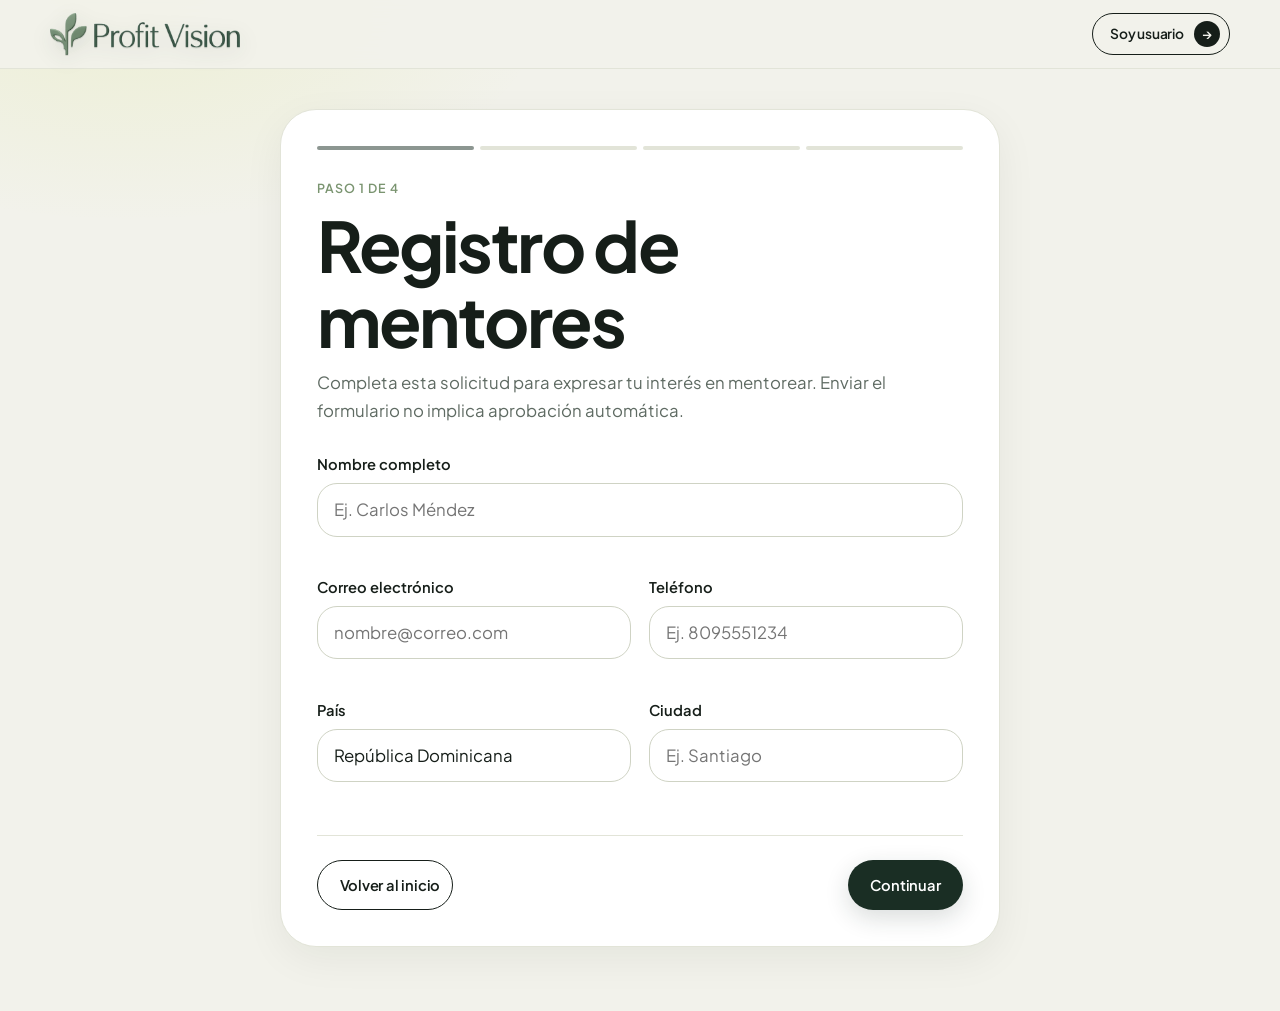
<file: registro-mentor.html>
<!DOCTYPE html>
<html lang="es">
<head>
  <meta charset="UTF-8" />
  <meta name="viewport" content="width=device-width, initial-scale=1.0" />
  <title>Registro de mentores — Profit Vision</title>
  <meta name="description" content="Solicita unirte como mentor en Profit Vision y comparte tu experiencia en educación financiera." />
  <link rel="preconnect" href="https://fonts.googleapis.com" />
  <link rel="preconnect" href="https://fonts.gstatic.com" crossorigin />
  <link href="https://fonts.googleapis.com/css2?family=Plus+Jakarta+Sans:ital,wght@0,400;0,500;0,600;0,700;0,800;1,400&display=swap" rel="stylesheet" />
  <link rel="stylesheet" href="styles.css" />
</head>
<body class="form-page">
  <a class="skip-link" href="#formulario">Saltar al formulario</a>

  <header class="form-header">
    <div class="container form-header-inner">
      <a class="brand" href="index.html" aria-label="Profit Vision">
        <img class="brand-logo" src="assets/logo-3d.png" alt="Profit Vision" width="200" height="42" />
      </a>
      <a class="btn btn-ghost btn-sm" href="https://docs.google.com/forms/d/e/1FAIpQLSf2mDGD-x_x-rUlwFLxHR5821kTaFTbmP_8YhHlcYnOsv6cgA/viewform" target="_blank" rel="noopener noreferrer">Soy usuario <span class="btn-arrow" aria-hidden="true">→</span></a>
    </div>
  </header>

  <main class="form-shell" id="formulario">
    <form class="form-card" id="mentor-registration" novalidate>
      <div data-form-body>
        <div class="form-progress" data-progress aria-hidden="true"></div>
        <p class="form-step-label" data-step-label>Paso 1 de 4</p>
        <h1>Registro de mentores</h1>
        <p class="form-lead">
          Completa esta solicitud para expresar tu interés en mentorear. Enviar el formulario no implica aprobación automática.
        </p>

        <section class="form-step" data-step="1">
          <h2 class="sr-only">Datos de contacto</h2>
          <div class="field-grid two">
            <div class="field" style="grid-column: 1 / -1">
              <label for="m-nombre">Nombre completo</label>
              <input id="m-nombre" name="nombre" type="text" autocomplete="name" inputmode="text" maxlength="80" data-sanitize="name" placeholder="Ej. Carlos Méndez" required />
              <span class="field-error"></span>
            </div>
            <div class="field">
              <label for="m-email">Correo electrónico</label>
              <input id="m-email" name="email" type="email" autocomplete="email" inputmode="email" maxlength="120" data-sanitize="email" placeholder="nombre@correo.com" required />
              <span class="field-error"></span>
            </div>
            <div class="field">
              <label for="m-telefono">Teléfono</label>
              <input id="m-telefono" name="telefono" type="tel" autocomplete="tel" inputmode="tel" maxlength="15" data-sanitize="phone" placeholder="Ej. 8095551234" required />
              <span class="field-error"></span>
            </div>
            <div class="field">
              <label for="m-pais">País</label>
              <input id="m-pais" name="pais" type="text" inputmode="text" maxlength="60" data-sanitize="text" value="República Dominicana" required />
              <span class="field-error"></span>
            </div>
            <div class="field">
              <label for="m-ciudad">Ciudad</label>
              <input id="m-ciudad" name="ciudad" type="text" inputmode="text" maxlength="60" data-sanitize="text" placeholder="Ej. Santiago" required />
              <span class="field-error"></span>
            </div>
          </div>
          <div class="form-nav">
            <a class="btn btn-ghost" href="index.html">Volver al inicio</a>
            <button class="btn btn-primary" type="button" data-next>Continuar</button>
          </div>
        </section>

        <section class="form-step" data-step="2" hidden>
          <h2 class="sr-only">Experiencia profesional</h2>
          <fieldset>
            <legend class="fieldset-legend">Áreas de expertise</legend>
            <div class="chip-grid" style="margin-top: 0.85rem">
              <label class="chip-choice"><input type="checkbox" name="expertise" value="finanzas-personales" /> Finanzas personales</label>
              <label class="chip-choice"><input type="checkbox" name="expertise" value="mercado-de-valores" /> Mercado de valores</label>
              <label class="chip-choice"><input type="checkbox" name="expertise" value="trading" /> Trading</label>
              <label class="chip-choice"><input type="checkbox" name="expertise" value="bienes-raices" /> Bienes raíces</label>
              <label class="chip-choice"><input type="checkbox" name="expertise" value="emprendimiento" /> Emprendimiento y negocios</label>
              <label class="chip-choice"><input type="checkbox" name="expertise" value="criptoactivos" /> Criptoactivos</label>
              <label class="chip-choice"><input type="checkbox" name="expertise" value="planificacion-para-el-retiro" /> Planificación para el retiro</label>
            </div>
            <p class="field-error" data-error-for="expertise"></p>
          </fieldset>

          <div class="field" style="margin-top: 1.5rem">
            <label for="m-experiencia">Años de experiencia</label>
            <input id="m-experiencia" name="aniosExperiencia" type="number" inputmode="numeric" min="0" max="60" step="1" data-sanitize="digits" placeholder="Ej. 5" required />
            <span class="field-error"></span>
          </div>

          <div class="field" style="margin-top: 1.1rem">
            <label for="m-background">Trayectoria profesional</label>
            <textarea id="m-background" name="trayectoria" rows="5" placeholder="Resume tu experiencia relevante en educación financiera, inversión o negocios." required></textarea>
            <span class="field-error"></span>
          </div>

          <div class="form-nav">
            <button class="btn btn-ghost" type="button" data-back>Atrás</button>
            <button class="btn btn-primary" type="button" data-next>Continuar</button>
          </div>
        </section>

        <section class="form-step" data-step="3" hidden>
          <h2 class="sr-only">Preferencias de mentoría</h2>
          <fieldset>
            <legend class="fieldset-legend">Modalidad preferida</legend>
            <div class="choice-group">
              <label class="choice"><input type="radio" name="m-modalidad" value="videollamada" /> Videollamada</label>
              <label class="choice"><input type="radio" name="m-modalidad" value="chat" /> Chat</label>
              <label class="choice"><input type="radio" name="m-modalidad" value="presencial" /> Presencial</label>
              <label class="choice"><input type="radio" name="m-modalidad" value="hibrida" /> Híbrida</label>
            </div>
            <p class="field-error" data-error-for="m-modalidad"></p>
          </fieldset>

          <div class="field" style="margin-top: 1.5rem">
            <label for="m-disponibilidad">Disponibilidad</label>
            <input id="m-disponibilidad" name="disponibilidad" type="text" placeholder="Ej. martes y jueves por la noche" required />
            <span class="field-error"></span>
          </div>

          <fieldset style="margin-top: 1.5rem">
            <legend class="fieldset-legend">Idiomas</legend>
            <div class="chip-grid" style="margin-top: 0.85rem">
              <label class="chip-choice"><input type="checkbox" name="m-idiomas" value="es" /> Español</label>
              <label class="chip-choice"><input type="checkbox" name="m-idiomas" value="en" /> Inglés</label>
              <label class="chip-choice"><input type="checkbox" name="m-idiomas" value="fr" /> Francés</label>
            </div>
            <p class="field-error" data-error-for="m-idiomas"></p>
          </fieldset>

          <div class="field" style="margin-top: 1.5rem">
            <label for="m-bio">Biografía profesional breve</label>
            <textarea id="m-bio" name="biografia" rows="5" maxlength="600" placeholder="Cuéntanos quién eres y cómo acompañas a otras personas en su aprendizaje financiero." required></textarea>
            <span class="field-error"></span>
          </div>

          <div class="form-nav">
            <button class="btn btn-ghost" type="button" data-back>Atrás</button>
            <button class="btn btn-primary" type="button" data-next>Revisar</button>
          </div>
        </section>

        <section class="form-step" data-step="4" hidden>
          <h2 class="sr-only">Confirmación</h2>
          <div class="summary-box" data-summary></div>

          <div class="consent-list">
            <label class="consent-item">
              <input type="checkbox" id="m-contacto" name="aceptoContacto" required />
              <span>Acepto ser contactado sobre esta solicitud de mentoría.</span>
            </label>
            <p class="field-error" data-error-for="m-contacto"></p>

            <label class="consent-item">
              <input type="checkbox" id="m-terminos" name="aceptoTerminos" />
              <span>He leído los <a href="#terminos">términos</a> y la <a href="#privacidad">política de privacidad</a> (borradores).</span>
            </label>
          </div>

          <p class="preview-note" style="margin-top: 1.25rem">
            Completar este formulario no significa que hayas sido aprobado como mentor.
          </p>

          <div class="form-nav">
            <button class="btn btn-ghost" type="button" data-back>Atrás</button>
            <button class="btn btn-primary" type="submit">Enviar solicitud</button>
          </div>
        </section>
      </div>

      <div class="success-state" data-success hidden>
        <div class="success-icon" aria-hidden="true">
          <svg width="24" height="24" viewBox="0 0 24 24" fill="none" stroke="currentColor" stroke-width="2" stroke-linecap="round" stroke-linejoin="round"><path d="M20 6 9 17l-5-5"/></svg>
        </div>
        <h2>Solicitud recibida (demostración)</h2>
        <p class="lead" style="margin-inline: auto">
          Gracias por tu interés en mentorear. Este prototipo no transmite datos a un servidor externo. Un equipo revisaría tu solicitud en una versión productiva.
        </p>
        <span class="demo-banner">Modo demostración · sin aprobación automática</span>
        <div style="margin-top: 2rem; display: flex; gap: 0.75rem; justify-content: center; flex-wrap: wrap">
          <a class="btn btn-primary" href="index.html">Volver al inicio</a>
          <a class="btn btn-ghost" href="https://docs.google.com/forms/d/e/1FAIpQLSf2mDGD-x_x-rUlwFLxHR5821kTaFTbmP_8YhHlcYnOsv6cgA/viewform" target="_blank" rel="noopener noreferrer">Registro de usuarios</a>
        </div>
      </div>
    </form>
  </main>

  <dialog class="legal-dialog" id="dialog-privacidad" aria-labelledby="privacidad-title">
    <div class="legal-dialog-inner">
      <h2 id="privacidad-title">Política de privacidad</h2>
      <p><strong>Borrador · pendiente de revisión legal.</strong></p>
      <button type="button" class="btn btn-primary" data-close-dialog>Cerrar</button>
    </div>
  </dialog>
  <dialog class="legal-dialog" id="dialog-terminos" aria-labelledby="terminos-title">
    <div class="legal-dialog-inner">
      <h2 id="terminos-title">Términos y condiciones</h2>
      <p><strong>Borrador · pendiente de revisión legal.</strong></p>
      <button type="button" class="btn btn-primary" data-close-dialog>Cerrar</button>
    </div>
  </dialog>

  <script src="config.js"></script>
  <script src="forms.js"></script>
</body>
</html>
</file>
<file: styles.css>
/* Profit Vision — design system (DocuGreen-inspired type & chrome) */
:root {
  --white: #ffffff;
  --cream: #f2f2eb;
  --off-white: #f8f7f2;
  --green-soft: #eef3e6;
  --sage: #dce5c8;
  --lime: #c5d831;
  --muted-green: #7a9470;
  --forest: #1a2e24;
  --forest-deep: #101f18;
  --text: #161e19;
  --text-secondary: #5f6b63;
  --border: #e2e4d8;
  --border-strong: #cfd3c4;

  --radius-sm: 14px;
  --radius: 20px;
  --radius-lg: 28px;
  --radius-xl: 36px;
  --radius-pill: 999px;

  --shadow-soft: 0 12px 40px rgba(22, 30, 25, 0.06);
  --shadow-lift: 0 18px 50px rgba(22, 30, 25, 0.09);

  --font-sans: "Plus Jakarta Sans", system-ui, sans-serif;

  --container: 1180px;
  --pad: clamp(1.25rem, 4vw, 2.5rem);
  --section-y: clamp(4.5rem, 10vw, 7.5rem);

  --ease: cubic-bezier(0.22, 1, 0.36, 1);
  --header-h: 76px;
}

*,
*::before,
*::after {
  box-sizing: border-box;
}

html {
  scroll-behavior: smooth;
  scroll-padding-top: calc(var(--header-h) + 12px);
}

body {
  margin: 0;
  font-family: var(--font-sans);
  font-size: 1.05rem;
  line-height: 1.65;
  color: var(--text);
  background: var(--cream);
  -webkit-font-smoothing: antialiased;
  text-rendering: optimizeLegibility;
}

img {
  max-width: 100%;
  display: block;
}

a {
  color: inherit;
  text-decoration: none;
}

button,
input,
select,
textarea {
  font: inherit;
  color: inherit;
}

h1,
h2,
h3,
h4 {
  line-height: 1.08;
  letter-spacing: -0.035em;
  font-weight: 700;
  margin: 0 0 0.75rem;
  color: var(--text);
}

h1 {
  font-size: clamp(2.55rem, 6.2vw, 4.35rem);
  font-weight: 700;
}

h2 {
  font-size: clamp(1.9rem, 4vw, 3rem);
  max-width: 16ch;
  font-weight: 700;
}

h3 {
  font-size: 1.15rem;
  letter-spacing: -0.025em;
  font-weight: 650;
}

p {
  margin: 0 0 1rem;
}

p:last-child {
  margin-bottom: 0;
}

em {
  font-style: normal;
  font-weight: inherit;
}

.text-outline {
  color: #5f7a55;
  -webkit-text-stroke: 0;
  text-stroke: 0;
}

.sr-only {
  position: absolute;
  width: 1px;
  height: 1px;
  padding: 0;
  margin: -1px;
  overflow: hidden;
  clip: rect(0, 0, 0, 0);
  border: 0;
}

.skip-link {
  position: absolute;
  left: 1rem;
  top: -100px;
  z-index: 1000;
  background: var(--forest);
  color: var(--white);
  padding: 0.75rem 1rem;
  border-radius: var(--radius-sm);
}

.skip-link:focus {
  top: 1rem;
}

.container {
  width: min(100% - (var(--pad) * 2), var(--container));
  margin-inline: auto;
}

.container.narrow {
  width: min(100% - (var(--pad) * 2), 760px);
}

.section {
  padding: var(--section-y) 0;
}

.section-intro {
  margin-bottom: clamp(2.5rem, 5vw, 3.75rem);
  max-width: 640px;
}

.lead {
  color: var(--text-secondary);
  font-size: 1.1rem;
  max-width: 52ch;
}

.eyebrow {
  display: inline-block;
  margin: 0 0 1.25rem;
  font-size: 0.72rem;
  font-weight: 600;
  letter-spacing: 0.14em;
  text-transform: uppercase;
  color: var(--muted-green);
}

.muted {
  color: var(--text-secondary);
}

/* Buttons — DocuGreen-style pills with arrow chip */
.btn {
  --btn-ease: cubic-bezier(0.22, 1, 0.36, 1);
  display: inline-flex;
  align-items: center;
  justify-content: center;
  gap: 0.65rem;
  min-height: 48px;
  padding: 0.75rem 1.35rem;
  border-radius: var(--radius-pill);
  border: 1.5px solid transparent;
  font-size: 0.92rem;
  font-weight: 600;
  letter-spacing: -0.015em;
  cursor: pointer;
  transition:
    background-color 0.55s var(--btn-ease),
    color 0.55s var(--btn-ease),
    border-color 0.55s var(--btn-ease),
    transform 0.45s var(--btn-ease),
    box-shadow 0.55s var(--btn-ease),
    filter 0.55s var(--btn-ease);
}

.btn:has(.btn-arrow) {
  padding: 0.7rem 0.75rem 0.7rem 1.25rem;
}

.btn:hover {
  transform: translateY(-2px);
}

.btn:active {
  transform: translateY(0);
  transition-duration: 0.18s;
}

.btn-arrow {
  display: inline-grid;
  place-items: center;
  width: 30px;
  height: 30px;
  border-radius: 50%;
  flex-shrink: 0;
  font-size: 0.95rem;
  line-height: 1;
  transition:
    transform 0.5s var(--btn-ease),
    background-color 0.55s var(--btn-ease),
    color 0.55s var(--btn-ease),
    box-shadow 0.55s var(--btn-ease);
}

.btn:hover .btn-arrow {
  transform: translateX(3px);
}

.btn:focus-visible,
.nav-desktop a:focus-visible,
.faq-trigger:focus-visible,
.step-trigger:focus-visible,
.nav-toggle:focus-visible,
a:focus-visible,
input:focus-visible,
select:focus-visible,
textarea:focus-visible,
.choice:focus-visible,
.chip-choice:focus-visible {
  outline: 2px solid var(--forest);
  outline-offset: 3px;
}

.btn-sm {
  min-height: 42px;
  padding: 0.55rem 1.1rem;
  font-size: 0.86rem;
}

.btn-sm:has(.btn-arrow) {
  padding: 0.45rem 0.55rem 0.45rem 1.05rem;
}

.btn-sm .btn-arrow {
  width: 26px;
  height: 26px;
  font-size: 0.85rem;
}

.btn-primary {
  background-color: var(--forest);
  color: var(--white);
  box-shadow: 0 8px 24px rgba(26, 46, 36, 0.16);
}

.btn-primary .btn-arrow {
  background-color: var(--lime);
  color: var(--forest-deep);
}

.btn-primary:hover {
  background-color: #2a4f3f;
  box-shadow: 0 14px 36px rgba(26, 46, 36, 0.28);
}

.btn-primary:hover .btn-arrow {
  background-color: #d8e85a;
  box-shadow: 0 0 0 4px rgba(197, 216, 49, 0.22);
}

.btn-ghost {
  background-color: transparent;
  border-color: var(--text);
  color: var(--text);
  padding-right: 0.75rem;
}

.btn-ghost .btn-arrow {
  background-color: var(--text);
  color: var(--cream);
}

.btn-ghost:hover {
  background-color: var(--forest);
  border-color: var(--forest);
  color: var(--white);
  box-shadow: 0 12px 32px rgba(26, 46, 36, 0.18);
}

.btn-ghost:hover .btn-arrow {
  background-color: var(--lime);
  color: var(--forest-deep);
}

.btn-light {
  background-color: var(--white);
  color: var(--forest);
}

.btn-light .btn-arrow {
  background-color: var(--lime);
  color: var(--forest-deep);
}

.btn-light:hover {
  background-color: var(--lime);
  color: var(--forest-deep);
  box-shadow: 0 12px 32px rgba(197, 216, 49, 0.35);
}

.btn-light:hover .btn-arrow {
  background-color: var(--forest);
  color: var(--white);
}

.btn-outline-light {
  background-color: transparent;
  border-color: rgba(255, 255, 255, 0.4);
  color: var(--white);
}

.btn-outline-light .btn-arrow {
  background-color: var(--lime);
  color: var(--forest-deep);
}

.btn-outline-light:hover {
  background-color: var(--white);
  border-color: var(--white);
  color: var(--forest);
  box-shadow: 0 12px 32px rgba(0, 0, 0, 0.18);
}

.btn-outline-light:hover .btn-arrow {
  background-color: var(--forest);
  color: var(--white);
}

.btn:disabled {
  opacity: 0.5;
  cursor: not-allowed;
  transform: none;
  box-shadow: none;
}

.btn:disabled:hover .btn-arrow {
  transform: none;
  box-shadow: none;
}

@media (prefers-reduced-motion: reduce) {
  .btn,
  .btn-arrow {
    transition-duration: 0.01ms !important;
  }
}

/* Header */
.site-header {
  position: sticky;
  top: 0;
  z-index: 100;
  height: var(--header-h);
  display: flex;
  flex-direction: column;
  justify-content: center;
  background: rgba(242, 242, 235, 0.78);
  backdrop-filter: blur(16px);
  -webkit-backdrop-filter: blur(16px);
  border-bottom: 1px solid transparent;
  transition: border-color 0.3s var(--ease), background 0.3s var(--ease);
}

.site-header.is-scrolled {
  border-bottom-color: var(--border);
  background: rgba(242, 242, 235, 0.94);
}

.header-inner {
  display: flex;
  align-items: center;
  justify-content: space-between;
  gap: 1.5rem;
}

.brand {
  display: inline-flex;
  align-items: center;
  gap: 0.65rem;
  font-weight: 600;
  letter-spacing: -0.02em;
  flex-shrink: 0;
}

.brand-logo {
  height: 42px;
  width: auto;
  max-width: min(190px, 46vw);
  display: block;
  object-fit: contain;
  object-position: left center;
  background: transparent;
  filter: drop-shadow(0 1px 0 rgba(26, 46, 36, 0.12)) drop-shadow(0 6px 10px rgba(26, 46, 36, 0.14));
}

.brand-logo--lg {
  height: 48px;
  max-width: 210px;
}

@media (max-width: 479px) {
  .brand-logo {
    height: 36px;
  }
}

.brand-mark {
  display: none;
}

.brand-name {
  display: none;
}

.nav-desktop {
  display: none;
  align-items: center;
  gap: 1.75rem;
}

.nav-desktop a {
  position: relative;
  font-size: 0.9rem;
  color: var(--text-secondary);
  transition: color 0.2s var(--ease);
}

.nav-desktop a::after {
  content: "";
  position: absolute;
  left: 0;
  bottom: -4px;
  width: 100%;
  height: 1px;
  background: var(--forest);
  transform: scaleX(0);
  transform-origin: left;
  transition: transform 0.3s var(--ease);
}

.nav-desktop a:hover {
  color: var(--text);
}

.nav-desktop a:hover::after {
  transform: scaleX(1);
}

.header-actions {
  display: flex;
  align-items: center;
  gap: 0.75rem;
}

.header-actions > .btn {
  display: none;
}

@media (min-width: 480px) {
  .header-actions > .btn {
    display: inline-flex;
  }
}

.nav-toggle {
  --nav-ease: cubic-bezier(0.22, 1, 0.36, 1);
  display: inline-flex;
  align-items: center;
  justify-content: center;
  width: 44px;
  height: 44px;
  border: 0;
  border-radius: 0;
  background: transparent;
  box-shadow: none;
  cursor: pointer;
  padding: 0;
  transition: transform 0.4s var(--nav-ease);
}

.nav-toggle:hover {
  background: transparent;
  box-shadow: none;
  transform: scale(1.04);
}

.nav-toggle[aria-expanded="true"] {
  background: transparent;
  box-shadow: none;
}

.nav-toggle-lines {
  position: relative;
  width: 22px;
  height: 10px;
  display: block;
}

.nav-toggle-bar {
  position: absolute;
  right: 0;
  display: block;
  height: 1.25px;
  background: var(--forest);
  border-radius: 999px;
  transform-origin: center;
  transition:
    transform 0.55s var(--nav-ease),
    width 0.55s var(--nav-ease),
    top 0.55s var(--nav-ease),
    background-color 0.45s var(--nav-ease),
    opacity 0.35s var(--nav-ease);
}

.nav-toggle-bar:nth-child(1) {
  top: 0;
  width: 100%;
}

.nav-toggle-bar:nth-child(2) {
  top: 8px;
  width: 62%;
}

.nav-toggle:hover .nav-toggle-bar:nth-child(2) {
  width: 100%;
}

.nav-toggle[aria-expanded="true"] .nav-toggle-bar {
  width: 100%;
  background: var(--forest);
}

.nav-toggle[aria-expanded="true"] .nav-toggle-bar:nth-child(1) {
  top: 4.5px;
  transform: rotate(45deg);
}

.nav-toggle[aria-expanded="true"] .nav-toggle-bar:nth-child(2) {
  top: 4.5px;
  width: 100%;
  transform: rotate(-45deg);
}

.nav-backdrop {
  position: fixed;
  inset: var(--header-h) 0 0;
  z-index: 90;
  background: rgba(22, 30, 25, 0.28);
  backdrop-filter: blur(6px);
  opacity: 0;
  pointer-events: none;
  transition: opacity 0.45s var(--nav-ease, cubic-bezier(0.22, 1, 0.36, 1));
}

.nav-backdrop.is-open {
  opacity: 1;
  pointer-events: auto;
}

.nav-backdrop[hidden] {
  display: none;
}

.nav-mobile {
  position: absolute;
  top: calc(var(--header-h) - 4px);
  left: var(--pad);
  right: var(--pad);
  z-index: 95;
  background: rgba(255, 255, 255, 0.92);
  border: 1px solid rgba(26, 46, 36, 0.08);
  border-radius: 24px;
  padding: 0.85rem;
  box-shadow: 0 24px 60px rgba(22, 30, 25, 0.14);
  backdrop-filter: blur(18px);
  -webkit-backdrop-filter: blur(18px);
  opacity: 0;
  visibility: hidden;
  transform: translateY(-12px) scale(0.98);
  pointer-events: none;
  transition:
    opacity 0.45s cubic-bezier(0.22, 1, 0.36, 1),
    transform 0.55s cubic-bezier(0.22, 1, 0.36, 1),
    visibility 0.45s;
}

.nav-mobile.is-open {
  opacity: 1;
  visibility: visible;
  transform: translateY(0) scale(1);
  pointer-events: auto;
}

.nav-mobile nav {
  display: flex;
  flex-direction: column;
  gap: 0.2rem;
}

.nav-mobile a {
  padding: 0.95rem 1rem;
  border-radius: 16px;
  color: var(--text);
  font-weight: 550;
  letter-spacing: -0.015em;
  opacity: 0;
  transform: translateY(10px);
  transition:
    background-color 0.4s cubic-bezier(0.22, 1, 0.36, 1),
    color 0.4s cubic-bezier(0.22, 1, 0.36, 1),
    opacity 0.5s cubic-bezier(0.22, 1, 0.36, 1),
    transform 0.55s cubic-bezier(0.22, 1, 0.36, 1);
  transition-delay: 0ms;
}

.nav-mobile.is-open a {
  opacity: 1;
  transform: translateY(0);
  transition-delay: calc(80ms + (var(--i, 0) * 55ms));
}

.nav-mobile a:not(.btn):hover,
.nav-mobile a:not(.btn):focus-visible {
  background: var(--green-soft);
  color: var(--forest);
}

.nav-mobile .btn {
  margin-top: 0.45rem;
  width: 100%;
  justify-content: space-between;
}

@media (min-width: 960px) {
  .nav-desktop {
    display: flex;
  }

  .nav-toggle,
  .nav-mobile,
  .nav-backdrop {
    display: none !important;
  }
}

@media (prefers-reduced-motion: reduce) {
  .nav-toggle,
  .nav-toggle-bar,
  .nav-mobile,
  .nav-mobile a,
  .nav-backdrop {
    transition-duration: 0.01ms !important;
  }

  .nav-mobile {
    transform: none;
  }

  .nav-mobile a {
    opacity: 1;
    transform: none;
  }
}

/* Hero — centered DocuGreen composition */
.hero {
  padding-top: clamp(2.75rem, 7vw, 5rem);
  padding-bottom: clamp(3.5rem, 8vw, 6rem);
  background: var(--cream);
  overflow: clip;
}

.hero-centered {
  display: flex;
  flex-direction: column;
  align-items: center;
  text-align: center;
}

.hero-copy {
  max-width: 720px;
  margin-inline: auto;
}

.hero-title {
  margin-bottom: 1.35rem;
  font-size: clamp(2.7rem, 7vw, 4.6rem);
  line-height: 1.08;
  max-width: 11.5em;
  margin-inline: auto;
  text-wrap: balance;
}

.hero-title .text-outline {
  display: inline;
}

.hero-title-line {
  display: inline-block;
  white-space: nowrap;
}

@media (max-width: 420px) {
  .hero-title-line {
    white-space: normal;
  }
}

.hero-inline-sprout {
  display: inline-block;
  vertical-align: middle;
  height: clamp(1.7rem, 3.8vw, 2.55rem);
  width: auto;
  margin: 0 0.12em;
  transform: translateY(-0.06em);
  object-fit: contain;
  background: transparent;
  filter: drop-shadow(0 2px 4px rgba(26, 46, 36, 0.18));
}

.hero-lead {
  color: var(--text-secondary);
  font-size: clamp(1rem, 1.6vw, 1.12rem);
  max-width: 46ch;
  margin: 0 auto 2rem;
  line-height: 1.7;
}

.hero-ctas {
  display: flex;
  flex-wrap: wrap;
  justify-content: center;
  gap: 0.85rem;
  margin-bottom: clamp(2.5rem, 6vw, 3.75rem);
}

.hero-mosaic {
  width: min(100%, 980px);
  display: grid;
  gap: 1rem;
  grid-template-columns: 1fr;
}

@media (min-width: 720px) {
  .hero-mosaic {
    grid-template-columns: 0.95fr 1.05fr;
    grid-template-rows: auto auto;
    gap: 1.15rem;
  }

  .mosaic-card--tall {
    grid-column: 1;
    grid-row: 1 / span 2;
    min-height: 100%;
  }

  .mosaic-card--mentor {
    grid-column: 2;
    grid-row: 1;
  }

  .mosaic-card--wide {
    grid-column: 2;
    grid-row: 2;
  }
}

.mosaic-card {
  position: relative;
  border-radius: var(--radius-xl);
  overflow: hidden;
  border: 1px solid var(--border);
  background: var(--white);
  box-shadow: var(--shadow-soft);
  text-align: left;
  transition: transform 0.45s var(--ease), box-shadow 0.45s var(--ease);
}

.mosaic-card:hover {
  transform: translateY(-4px);
  box-shadow: var(--shadow-lift);
}

.mosaic-card-body {
  padding: 1.45rem 1.4rem 1.55rem;
}

.mosaic-card:has(> .mosaic-tag) .mosaic-card-body {
  padding-bottom: 3rem;
}

.mosaic-card--tall {
  background:
    linear-gradient(165deg, var(--white) 0%, var(--green-soft) 130%);
}

.mosaic-card--tall .mosaic-card-body {
  padding: 1.75rem 1.55rem 3.25rem;
  min-height: 280px;
  display: flex;
  flex-direction: column;
}

.mosaic-card--tall .progress-track {
  margin-top: auto;
}

.mosaic-card--mentor {
  background: var(--forest);
  color: var(--white);
  border-color: transparent;
}

.mosaic-card--mentor .ui-label,
.mosaic-card--mentor .ui-meta {
  color: rgba(255, 255, 255, 0.65);
}

.mosaic-card--wide {
  background:
    radial-gradient(ellipse 80% 70% at 100% 0%, rgba(197, 216, 49, 0.16), transparent 55%),
    linear-gradient(145deg, #f7f8f2 0%, var(--sage) 140%);
  border-color: rgba(95, 122, 85, 0.14);
}

.mosaic-insight {
  display: flex;
  flex-direction: column;
  gap: 0.85rem;
  min-height: 100%;
  padding: 1.35rem 1.35rem 1.25rem !important;
}

.mosaic-insight-top {
  display: flex;
  align-items: center;
  justify-content: space-between;
  gap: 0.75rem;
}

.mosaic-insight-mark {
  font-size: 2.75rem;
  line-height: 0.7;
  font-weight: 700;
  color: rgba(95, 122, 85, 0.45);
  letter-spacing: -0.06em;
}

.mosaic-insight-quote {
  margin: 0;
  font-size: clamp(1.05rem, 1.8vw, 1.22rem);
  font-weight: 650;
  letter-spacing: -0.025em;
  line-height: 1.4;
  color: var(--forest);
  max-width: 28ch;
}

.mosaic-insight-foot {
  display: flex;
  align-items: flex-end;
  justify-content: space-between;
  gap: 1rem;
  margin-top: auto;
  padding-top: 0.35rem;
}

.mosaic-insight-note {
  margin: 0;
  font-size: 0.78rem;
  line-height: 1.45;
  color: var(--text-secondary);
  max-width: 22ch;
}

.mosaic-stat {
  display: flex;
  flex-direction: column;
  align-items: flex-end;
  gap: 0.15rem;
  padding: 0.55rem 0.75rem;
  border-radius: 16px;
  background: rgba(255, 255, 255, 0.55);
  border: 1px solid rgba(26, 46, 36, 0.06);
  backdrop-filter: blur(6px);
  flex-shrink: 0;
}

.mosaic-stat-num {
  font-size: 1.65rem;
  font-weight: 800;
  letter-spacing: -0.05em;
  line-height: 1;
  color: var(--forest);
}

.mosaic-stat-label {
  font-size: 0.72rem;
  font-weight: 600;
  letter-spacing: 0.04em;
  text-transform: uppercase;
  color: var(--muted-green);
}

.mosaic-tag {
  position: absolute;
  left: 1rem;
  bottom: 0.85rem;
  z-index: 2;
  padding: 0.45rem 0.85rem;
  border-radius: 999px;
  background: rgba(255, 255, 255, 0.92);
  border: 1px solid rgba(26, 46, 36, 0.08);
  font-size: 0.78rem;
  font-weight: 650;
  color: var(--text);
  backdrop-filter: blur(8px);
}

.mosaic-card--mentor .mosaic-tag {
  background: rgba(255, 255, 255, 0.95);
  color: var(--forest);
}

/* Page load — everything rises smoothly */
.js-ready .site-header,
.js-ready .hero-rise,
.js-ready .hero-anim {
  opacity: 0;
  transform: translateY(40px);
  filter: blur(8px);
  transition:
    opacity 1.15s cubic-bezier(0.16, 1, 0.3, 1),
    transform 1.25s cubic-bezier(0.16, 1, 0.3, 1),
    filter 1.15s cubic-bezier(0.16, 1, 0.3, 1);
  transition-delay: var(--d, 0ms);
  will-change: transform, opacity, filter;
}

.js-ready .site-header {
  --d: 40ms;
}

.js-ready .site-header.is-in,
.js-ready .hero-rise.is-in,
.js-ready .hero-anim.is-in {
  opacity: 1;
  transform: translateY(0);
  filter: blur(0);
}

.js-ready .hero-rise.is-in .eyebrow,
.js-ready .hero-rise.is-in .hero-title,
.js-ready .hero-rise.is-in .hero-lead,
.js-ready .hero-rise.is-in .hero-ctas {
  animation: rise-soft 1.2s cubic-bezier(0.16, 1, 0.3, 1) both;
}

.js-ready .hero-rise.is-in .eyebrow { animation-delay: 0.08s; }
.js-ready .hero-rise.is-in .hero-title { animation-delay: 0.18s; }
.js-ready .hero-rise.is-in .hero-lead { animation-delay: 0.32s; }
.js-ready .hero-rise.is-in .hero-ctas { animation-delay: 0.44s; }

@keyframes rise-soft {
  from {
    opacity: 0;
    transform: translateY(28px);
  }
  to {
    opacity: 1;
    transform: translateY(0);
  }
}

@media (min-width: 720px) {
  .mosaic-card--tall.hero-anim.is-in {
    animation: mosaic-float 8s cubic-bezier(0.45, 0, 0.2, 1) 1.4s infinite alternate;
  }

  .mosaic-card--mentor.hero-anim.is-in {
    animation: mosaic-float 7.2s cubic-bezier(0.45, 0, 0.2, 1) 1.65s infinite alternate-reverse;
  }
}

@keyframes mosaic-float {
  from {
    transform: translateY(0);
  }
  to {
    transform: translateY(-12px);
  }
}

@media (prefers-reduced-motion: reduce) {
  .js-ready .site-header,
  .js-ready .hero-rise,
  .js-ready .hero-anim {
    opacity: 1;
    transform: none;
    filter: none;
    transition: none;
  }

  .js-ready .hero-rise.is-in .eyebrow,
  .js-ready .hero-rise.is-in .hero-title,
  .js-ready .hero-rise.is-in .hero-lead,
  .js-ready .hero-rise.is-in .hero-ctas {
    animation: none;
  }

  .mosaic-card--tall.hero-anim.is-in,
  .mosaic-card--mentor.hero-anim.is-in {
    animation: none;
  }
}

.ui-card {
  background: var(--white);
  border: 1px solid var(--border);
  border-radius: var(--radius-lg);
  padding: 1.35rem 1.4rem;
  box-shadow: var(--shadow-soft);
}

.ui-card-top {
  display: flex;
  align-items: center;
  justify-content: space-between;
  margin-bottom: 1rem;
}

.ui-label {
  font-size: 0.72rem;
  font-weight: 600;
  letter-spacing: 0.1em;
  text-transform: uppercase;
  color: var(--muted-green);
  margin: 0;
}

.ui-pill {
  font-size: 0.75rem;
  font-weight: 600;
  padding: 0.3rem 0.7rem;
  border-radius: 999px;
  background: var(--sage);
  color: var(--forest);
}

.ui-dot {
  width: 8px;
  height: 8px;
  border-radius: 50%;
  background: #8fd6a8;
  box-shadow: 0 0 0 4px rgba(143, 214, 168, 0.2);
}

.ui-title {
  font-size: 1.75rem;
  font-weight: 700;
  letter-spacing: -0.03em;
  margin-bottom: 0.35rem;
}

.ui-meta {
  font-size: 0.88rem;
  color: var(--text-secondary);
  margin: 0;
}

.ui-session-title {
  font-size: 1.25rem;
  font-weight: 700;
  letter-spacing: -0.025em;
  margin: 0 0 0.25rem;
}

.progress-track {
  height: 8px;
  border-radius: 999px;
  background: rgba(23, 60, 48, 0.1);
  margin: 1.5rem 0 0.85rem;
  overflow: hidden;
}

.progress-fill {
  width: var(--p, 50%);
  height: 100%;
  border-radius: inherit;
  background: var(--forest);
}

.ui-row {
  display: flex;
  justify-content: space-between;
  font-size: 0.9rem;
  font-weight: 500;
}

.ui-chips,
.preview-tags {
  display: flex;
  flex-wrap: wrap;
  gap: 0.45rem;
  margin-top: 1rem;
}

.chip {
  display: inline-flex;
  align-items: center;
  padding: 0.35rem 0.75rem;
  border-radius: 999px;
  font-size: 0.78rem;
  font-weight: 500;
  background: rgba(255, 255, 255, 0.12);
  border: 1px solid rgba(255, 255, 255, 0.18);
}

.chip--soft {
  background: var(--sage);
  border-color: transparent;
  color: var(--forest);
}

.mosaic-card--mentor .chip--soft {
  background: rgba(220, 235, 215, 0.95);
}

.ui-quote {
  font-style: normal;
  font-weight: 600;
  font-size: 1.05rem;
  line-height: 1.45;
  letter-spacing: -0.02em;
  margin-bottom: 0.75rem;
}

/* Why — financial learning rail */
.section-why {
  background:
    radial-gradient(ellipse 60% 50% at 50% 0%, rgba(220, 229, 200, 0.55), transparent 65%),
    radial-gradient(ellipse 40% 40% at 100% 100%, rgba(196, 214, 168, 0.28), transparent 55%),
    var(--cream);
  overflow: hidden;
}

.rail-intro {
  text-align: center;
  max-width: 40rem;
  margin: 0 auto 2.25rem;
}

.rail-intro .eyebrow {
  margin: 0 0 0.85rem;
  font-size: 0.72rem;
  font-weight: 600;
  letter-spacing: 0.22em;
  text-transform: uppercase;
  color: var(--text-secondary);
}

.rail-intro h2 {
  margin: 0 auto 0.9rem;
  max-width: 18ch;
}

.rail-intro .lead {
  margin: 0 auto;
  max-width: 42ch;
}

.finance-rail {
  position: relative;
  margin: 0 auto;
  max-width: 1100px;
  padding: 1.25rem 0 0.5rem;
}

.finance-rail-bar {
  position: absolute;
  left: 0;
  right: 0;
  top: 1.35rem;
  height: 10px;
  border-radius: 999px;
  background:
    linear-gradient(
      to bottom,
      color-mix(in srgb, var(--forest) 18%, white) 0%,
      #f5f7f3 22%,
      color-mix(in srgb, var(--forest) 35%, white) 48%,
      color-mix(in srgb, var(--forest) 55%, #8a9a7e) 72%,
      color-mix(in srgb, var(--forest) 40%, black) 100%
    );
  box-shadow:
    0 1px 0 rgba(26, 46, 36, 0.12),
    0 8px 18px rgba(26, 46, 36, 0.08);
  z-index: 1;
}

.finance-rail-bar::before,
.finance-rail-bar::after {
  content: "";
  position: absolute;
  top: 50%;
  width: 14px;
  height: 28px;
  border-radius: 4px;
  transform: translateY(-50%);
  background: linear-gradient(
    to right,
    color-mix(in srgb, var(--forest) 45%, white),
    var(--forest) 55%,
    color-mix(in srgb, var(--forest) 50%, black)
  );
  box-shadow: 0 3px 8px rgba(26, 46, 36, 0.16);
}

.finance-rail-bar::before { left: 4px; }
.finance-rail-bar::after { right: 4px; }

.finance-rail-track {
  position: relative;
  z-index: 2;
  display: flex;
  gap: 0.85rem;
  padding: 0.85rem 1.25rem 1.1rem;
  overflow-x: auto;
  overflow-y: visible;
  scroll-snap-type: x mandatory;
  scroll-behavior: smooth;
  -webkit-overflow-scrolling: touch;
  cursor: grab;
  scrollbar-width: none;
  touch-action: pan-x;
}

.finance-rail-track::-webkit-scrollbar {
  display: none;
}

.finance-rail-track.is-dragging {
  cursor: grabbing;
  scroll-behavior: auto;
  scroll-snap-type: none;
}

.rail-card {
  --swing: 0deg;
  --rail-ease: cubic-bezier(0.22, 1, 0.36, 1);
  --rail-dur: 0.78s;
  position: relative;
  flex: 0 0 auto;
  width: min(148px, 38vw);
  padding: 0;
  border: 0;
  background: transparent;
  cursor: pointer;
  scroll-snap-align: center;
  transform-origin: 50% 0;
  transform: rotate(var(--swing)) translateY(0) scale(1);
  transition:
    transform var(--rail-dur) var(--rail-ease),
    z-index 0s linear 0.2s;
  animation: rail-sway 4.8s ease-in-out infinite;
  animation-delay: calc(var(--i) * 0.18s);
  outline: none;
  will-change: transform;
}

.rail-card:nth-child(even) {
  animation-duration: 5.4s;
  animation-direction: reverse;
}

.rail-card:focus-visible .rail-card-face {
  outline: 2px solid var(--forest);
  outline-offset: 4px;
}

.rail-card.is-active,
.rail-card:hover {
  animation: none;
  z-index: 3;
  transition:
    transform var(--rail-dur) var(--rail-ease),
    z-index 0s;
}

.rail-card:hover:not(.is-active) {
  transform: rotate(0deg) translateY(-7px) scale(1.03);
  z-index: 2;
}

.rail-card.is-active {
  transform: rotate(0deg) translateY(-12px) scale(1.06);
}

.rail-hook {
  display: block;
  width: 18px;
  height: 22px;
  margin: 0 auto -2px;
  border: 2.5px solid color-mix(in srgb, var(--forest) 55%, #9aa89a);
  border-bottom: 0;
  border-radius: 12px 12px 0 0;
  background: transparent;
  box-shadow: inset 0 1px 0 rgba(255, 255, 255, 0.35);
  transition: border-color var(--rail-dur) var(--rail-ease);
}

.rail-card-face {
  position: relative;
  z-index: 0;
  overflow: hidden;
  isolation: isolate;
  display: flex;
  flex-direction: column;
  align-items: flex-start;
  gap: 0.65rem;
  min-height: 168px;
  padding: 1.15rem 1rem 1.1rem;
  border-radius: 18px;
  border: 1px solid rgba(26, 46, 36, 0.08);
  background: #f7f8f2;
  color: var(--forest);
  box-shadow:
    0 10px 28px rgba(26, 46, 36, 0.08),
    0 2px 6px rgba(26, 46, 36, 0.04);
  text-align: left;
  transition:
    box-shadow var(--rail-dur) var(--rail-ease),
    border-color var(--rail-dur) var(--rail-ease),
    color var(--rail-dur) var(--rail-ease);
}

.rail-card-face::before {
  content: "";
  position: absolute;
  inset: 0;
  z-index: -1;
  border-radius: inherit;
  background:
    linear-gradient(
      165deg,
      var(--forest) 0%,
      color-mix(in srgb, var(--forest) 82%, #0d1f16) 100%
    );
  opacity: 0;
  transition: opacity var(--rail-dur) var(--rail-ease);
  pointer-events: none;
}

.rail-card:hover:not(.is-active) .rail-card-face {
  border-color: rgba(95, 122, 85, 0.28);
  box-shadow:
    0 16px 34px rgba(26, 46, 36, 0.11),
    0 4px 10px rgba(26, 46, 36, 0.05);
}

.rail-card.is-active .rail-card-face {
  color: var(--white);
  border-color: transparent;
  box-shadow:
    0 18px 40px rgba(26, 46, 36, 0.18),
    0 6px 14px rgba(26, 46, 36, 0.1);
}

.rail-card.is-active .rail-card-face::before {
  opacity: 1;
}

.rail-card-icon {
  display: inline-flex;
  align-items: center;
  justify-content: center;
  width: 44px;
  height: 44px;
  border-radius: 14px;
  background: var(--sage);
  color: var(--forest);
  transition:
    background-color var(--rail-dur) var(--rail-ease),
    color var(--rail-dur) var(--rail-ease),
    transform var(--rail-dur) var(--rail-ease);
}

.rail-card.is-active .rail-card-icon {
  background: rgba(255, 255, 255, 0.12);
  color: var(--lime);
  transform: scale(1.04);
}

.rail-card-face strong {
  font-size: 1.05rem;
  font-weight: 700;
  letter-spacing: -0.03em;
  line-height: 1.2;
  transition: color var(--rail-dur) var(--rail-ease);
}

.rail-tag {
  margin-top: auto;
  display: inline-flex;
  padding: 0.28rem 0.55rem;
  border-radius: 999px;
  font-size: 0.68rem;
  font-weight: 600;
  letter-spacing: 0.04em;
  text-transform: uppercase;
  color: var(--forest);
  background: rgba(95, 122, 85, 0.12);
  transition:
    background-color var(--rail-dur) var(--rail-ease),
    color var(--rail-dur) var(--rail-ease);
}

.rail-card.is-active .rail-tag {
  color: var(--lime);
  background: rgba(255, 255, 255, 0.12);
}

@keyframes rail-sway {
  0%, 100% { transform: rotate(-1.6deg); }
  50% { transform: rotate(1.8deg); }
}

@media (prefers-reduced-motion: reduce) {
  .rail-card {
    --rail-dur: 0.01ms;
    animation: none;
  }
}

@media (min-width: 900px) {
  .rail-card {
    width: 152px;
  }

  .finance-rail-track {
    justify-content: center;
    overflow: visible;
    padding-inline: 1.5rem;
  }
}

/* How it works */
.section-how {
  background: var(--off-white);
}

.steps-layout {
  display: grid;
  gap: 2rem;
}

@media (min-width: 960px) {
  .steps-layout {
    grid-template-columns: 1.1fr 0.9fr;
    gap: 3rem;
    align-items: start;
  }
}

.steps {
  list-style: none;
  margin: 0;
  padding: 0;
  display: flex;
  flex-direction: column;
  gap: 0.75rem;
}

.step-trigger {
  width: 100%;
  display: grid;
  grid-template-columns: auto 1fr;
  gap: 1rem;
  text-align: left;
  padding: 1.25rem 1.35rem;
  border-radius: var(--radius-lg);
  border: 1px solid var(--border);
  background: var(--white);
  cursor: pointer;
  transition: border-color 0.25s var(--ease), box-shadow 0.25s var(--ease),
    background 0.25s var(--ease);
}

.step-trigger:hover {
  border-color: var(--border-strong);
}

.step-trigger.is-active {
  border-color: var(--forest);
  box-shadow: var(--shadow-soft);
  background: var(--white);
}

.step-index {
  font-size: 1.35rem;
  font-weight: 700;
  letter-spacing: -0.04em;
  color: var(--muted-green);
  line-height: 1;
  padding-top: 0.15rem;
}

.step-trigger.is-active .step-index {
  color: var(--forest);
}

.step-body {
  display: flex;
  flex-direction: column;
  gap: 0.35rem;
}

.step-body strong {
  font-size: 1.05rem;
  letter-spacing: -0.015em;
}

.step-body span {
  color: var(--text-secondary);
  font-size: 0.95rem;
}

.step-preview {
  background: var(--white);
  border: 1px solid var(--border);
  border-radius: var(--radius-xl);
  padding: 1.75rem;
  box-shadow: var(--shadow-soft);
  min-height: 280px;
}

.preview-panel[hidden] {
  display: none;
}

.preview-form,
.preview-match {
  display: flex;
  flex-direction: column;
  gap: 0.85rem;
  margin: 1.25rem 0;
}

.preview-field,
.preview-match-row {
  display: flex;
  justify-content: space-between;
  gap: 1rem;
  padding: 0.9rem 1rem;
  border-radius: var(--radius);
  background: var(--green-soft);
  border: 1px solid transparent;
}

.preview-field span,
.preview-match-row span {
  color: var(--text-secondary);
  font-size: 0.88rem;
}

.preview-note {
  font-size: 0.82rem;
  color: var(--text-secondary);
  margin-top: 1rem;
}

/* Categories */
.section-categories {
  background: var(--cream);
}

.category-grid {
  list-style: none;
  margin: 0;
  padding: 0;
  display: grid;
  gap: 1rem;
  grid-template-columns: 1fr;
}

@media (min-width: 640px) {
  .category-grid {
    grid-template-columns: repeat(2, 1fr);
  }
}

@media (min-width: 1024px) {
  .category-grid {
    grid-template-columns: repeat(3, 1fr);
  }

  .category-item--wide {
    grid-column: span 3;
    display: grid;
    grid-template-columns: auto 1fr;
    grid-template-rows: auto auto;
    column-gap: 1.1rem;
    align-items: start;
  }

  .category-item--wide .category-icon {
    grid-row: 1 / span 2;
  }

  .category-item--wide h3 {
    margin-bottom: 0.35rem;
  }

  .category-item--wide p {
    max-width: 70ch;
  }
}

.category-item {
  padding: 1.5rem 1.45rem;
  border: 1px solid var(--border);
  border-radius: var(--radius-lg);
  background: var(--white);
  transition: border-color 0.25s var(--ease), box-shadow 0.25s var(--ease),
    transform 0.25s var(--ease), background 0.25s var(--ease);
}

.category-item:hover {
  border-color: var(--sage);
  background: var(--green-soft);
  box-shadow: var(--shadow-soft);
  transform: translateY(-2px);
}

.category-icon {
  display: inline-flex;
  align-items: center;
  justify-content: center;
  width: 42px;
  height: 42px;
  border-radius: 14px;
  background: var(--green-soft);
  color: var(--forest);
  margin-bottom: 1rem;
}

.category-head {
  display: flex;
  align-items: center;
  gap: 0.6rem;
  margin-bottom: 0.5rem;
}

.category-head h3 {
  margin-bottom: 0;
}

.category-item h3 {
  font-size: 1.15rem;
  margin-bottom: 0.45rem;
}

.category-item p {
  color: var(--text-secondary);
  font-size: 0.95rem;
  margin: 0;
}

.badge {
  font-size: 0.68rem;
  font-weight: 700;
  letter-spacing: 0.06em;
  text-transform: uppercase;
  padding: 0.25rem 0.55rem;
  border-radius: 999px;
  background: var(--sage);
  color: var(--forest);
}

/* Personalized */
.section-personal {
  background: var(--green-soft);
}

.personal-grid {
  display: grid;
  gap: 2.5rem;
  align-items: center;
}

@media (min-width: 960px) {
  .personal-grid {
    grid-template-columns: 1.05fr 0.95fr;
    gap: 4rem;
  }
}

.quiet-list {
  list-style: none;
  margin: 1.75rem 0 0;
  padding: 0;
  display: grid;
  gap: 0.65rem;
}

.quiet-list li {
  position: relative;
  padding-left: 1.25rem;
  color: var(--text-secondary);
}

.quiet-list li::before {
  content: "";
  position: absolute;
  left: 0;
  top: 0.65rem;
  width: 6px;
  height: 6px;
  border-radius: 50%;
  background: var(--muted-green);
}

.profile-card {
  background: var(--white);
  border: 1px solid var(--border);
  border-radius: var(--radius-xl);
  padding: 1.75rem;
  box-shadow: var(--shadow-soft);
}

.profile-title {
  font-size: 1.55rem;
  font-weight: 700;
  letter-spacing: -0.03em;
  margin: 0.5rem 0 1.5rem;
}

.profile-list {
  margin: 0;
  display: grid;
  gap: 0;
}

.profile-list > div {
  display: flex;
  justify-content: space-between;
  gap: 1rem;
  padding: 1rem 0;
  border-bottom: 1px solid var(--border);
}

.profile-list > div:last-child {
  border-bottom: 0;
  padding-bottom: 0;
}

.profile-list dt {
  color: var(--text-secondary);
  font-size: 0.92rem;
}

.profile-list dd {
  margin: 0;
  font-weight: 600;
  text-align: right;
}

/* Testimonials — curved 3D rail */
.section-testimonials {
  background: color-mix(in srgb, var(--cream) 50%, transparent);
  overflow: hidden;
  padding-bottom: clamp(3rem, 7vw, 5rem);
}

.section-testimonials .section-intro {
  margin-bottom: 2rem;
}

.curve-stage {
  position: relative;
  margin-top: 0.5rem;
}

.curve-viewport {
  position: relative;
  height: clamp(280px, 42vw, 360px);
  perspective: 1400px;
  perspective-origin: 50% 45%;
  cursor: grab;
  touch-action: pan-y;
  user-select: none;
  -webkit-mask-image: linear-gradient(90deg, transparent 0%, #000 10%, #000 90%, transparent 100%);
  mask-image: linear-gradient(90deg, transparent 0%, #000 10%, #000 90%, transparent 100%);
}

.curve-viewport.is-dragging {
  cursor: grabbing;
}

.curve-track {
  position: absolute;
  inset: 0;
  display: flex;
  align-items: center;
  gap: 1.15rem;
  width: max-content;
  padding: 1.5rem 0;
  transform-style: preserve-3d;
  will-change: transform;
}

.curve-card {
  flex: 0 0 auto;
  width: min(280px, 72vw);
  min-height: 220px;
  padding: 1.45rem 1.35rem 1.35rem;
  border-radius: 28px;
  border: 1px solid rgba(26, 46, 36, 0.1);
  background: linear-gradient(165deg, rgba(255, 255, 255, 0.94), rgba(243, 248, 241, 0.88));
  box-shadow: 0 18px 40px rgba(26, 46, 36, 0.08), 0 2px 8px rgba(26, 46, 36, 0.04);
  transform-origin: center center;
  transform-style: preserve-3d;
  backface-visibility: hidden;
  display: flex;
  flex-direction: column;
  gap: 1.1rem;
  transition: box-shadow 0.55s cubic-bezier(0.22, 1, 0.36, 1);
}

.curve-card.is-focus {
  box-shadow: 0 24px 50px rgba(26, 46, 36, 0.14), 0 4px 12px rgba(26, 46, 36, 0.06);
  border-color: rgba(95, 122, 85, 0.28);
}

.curve-stars {
  display: inline-flex;
  gap: 0.18rem;
  color: #c5d831;
  font-size: 1rem;
  line-height: 1;
  letter-spacing: 0;
  text-shadow: 0 1px 0 rgba(26, 46, 36, 0.08);
}

.curve-stars span {
  display: inline-block;
}

.curve-quote {
  margin: 0;
  font-size: clamp(1.02rem, 2.2vw, 1.18rem);
  font-weight: 600;
  line-height: 1.45;
  letter-spacing: -0.025em;
  color: var(--forest);
}

.curve-meta {
  margin-top: auto;
  display: flex;
  flex-direction: column;
  gap: 0.2rem;
}

.curve-meta strong {
  font-size: 0.95rem;
  font-weight: 700;
  color: var(--forest);
}

.curve-meta span {
  font-size: 0.78rem;
  color: var(--text-secondary);
  letter-spacing: 0.02em;
}

.curve-caption {
  margin: 1.35rem auto 0;
  max-width: 42ch;
  text-align: center;
  font-size: 0.88rem;
  color: var(--text-secondary);
  padding-inline: var(--pad);
}

@media (min-width: 768px) {
  .curve-card {
    width: 300px;
    min-height: 240px;
    padding: 1.65rem 1.5rem 1.5rem;
  }
}

@media (prefers-reduced-motion: reduce) {
  .curve-viewport {
    overflow-x: auto;
    -webkit-mask-image: none;
    mask-image: none;
  }

  .curve-track {
    position: relative;
    padding-inline: var(--pad);
  }

  .curve-card {
    transform: none !important;
  }
}

/* Registration preview */
.section-register {
  background: var(--off-white);
}

.register-grid {
  display: grid;
  gap: 2.5rem;
  align-items: center;
}

@media (min-width: 960px) {
  .register-grid {
    grid-template-columns: 0.95fr 1.05fr;
    gap: 3.5rem;
  }
}

.register-links {
  display: flex;
  flex-wrap: wrap;
  gap: 0.85rem;
  margin-top: 1.75rem;
}

.onboard-card {
  background: var(--white);
  border: 1px solid var(--border);
  border-radius: var(--radius-xl);
  padding: 1.85rem;
  box-shadow: var(--shadow-soft);
}

.onboard-progress {
  display: flex;
  gap: 0.45rem;
  margin-bottom: 1.35rem;
}

.onboard-dot {
  flex: 1;
  height: 4px;
  border-radius: 999px;
  background: var(--border);
}

.onboard-dot.is-done,
.onboard-dot.is-active {
  background: var(--forest);
}

.onboard-dot.is-active {
  opacity: 0.55;
}

.onboard-card h3 {
  font-size: 1.4rem;
  font-weight: 700;
  letter-spacing: -0.03em;
  margin: 0.5rem 0 1.25rem;
}

.onboard-options {
  list-style: none;
  margin: 0;
  padding: 0;
  display: grid;
  gap: 0.65rem;
}

.onboard-options li {
  padding: 1rem 1.1rem;
  border-radius: var(--radius);
  border: 1px solid var(--border);
  color: var(--text-secondary);
  font-size: 0.95rem;
}

.onboard-options li.is-selected {
  border-color: var(--forest);
  background: var(--green-soft);
  color: var(--text);
  font-weight: 500;
}

/* FAQ */
.section-faq {
  background: var(--cream);
}

.faq-list {
  border-top: 1px solid var(--border);
}

.faq-item {
  border-bottom: 1px solid var(--border);
}

.faq-item h3 {
  margin: 0;
  font-size: inherit;
  font-weight: inherit;
}

.faq-trigger {
  width: 100%;
  display: flex;
  align-items: center;
  justify-content: space-between;
  gap: 1rem;
  padding: 1.35rem 0;
  background: none;
  border: 0;
  cursor: pointer;
  text-align: left;
  font-size: 1.05rem;
  font-weight: 550;
  letter-spacing: -0.015em;
}

.faq-icon {
  position: relative;
  width: 22px;
  height: 22px;
  flex-shrink: 0;
  border-radius: 50%;
  border: 1px solid var(--border-strong);
}

.faq-icon::before,
.faq-icon::after {
  content: "";
  position: absolute;
  background: var(--forest);
  transition: transform 0.25s var(--ease), opacity 0.25s var(--ease);
}

.faq-icon::before {
  width: 10px;
  height: 1.5px;
  left: 5px;
  top: 9.25px;
}

.faq-icon::after {
  width: 1.5px;
  height: 10px;
  left: 9.25px;
  top: 5px;
}

.faq-trigger[aria-expanded="true"] .faq-icon::after {
  transform: rotate(90deg);
  opacity: 0;
}

.faq-panel {
  padding: 0 0 1.35rem;
}

.faq-panel[hidden] {
  display: none;
}

.faq-panel p {
  color: var(--text-secondary);
  max-width: 58ch;
  margin: 0;
}

/* Final CTA */
.section-cta {
  padding-top: 0;
  padding-bottom: var(--section-y);
}

.cta-panel {
  background: var(--forest);
  color: var(--white);
  border-radius: var(--radius-xl);
  padding: clamp(2.75rem, 7vw, 4.5rem);
  text-align: center;
  box-shadow: var(--shadow-lift);
}

.cta-panel h2 {
  color: var(--white);
  max-width: 16ch;
  margin-inline: auto;
  margin-bottom: 1rem;
}

.cta-panel > p {
  color: rgba(255, 255, 255, 0.75);
  max-width: 38ch;
  margin-inline: auto;
  margin-bottom: 2rem;
}

.cta-actions {
  display: flex;
  flex-wrap: wrap;
  justify-content: center;
  gap: 0.85rem;
}

/* Footer */
.site-footer {
  background: var(--off-white);
  border-top: 1px solid var(--border);
  padding: 4rem 0 2.5rem;
}

.footer-grid {
  display: grid;
  gap: 2.5rem;
  margin-bottom: 3rem;
}

@media (min-width: 768px) {
  .footer-grid {
    grid-template-columns: 1.4fr repeat(3, 1fr);
    gap: 2rem;
  }
}

.footer-brand p {
  color: var(--text-secondary);
  margin-top: 1rem;
  max-width: 34ch;
  font-size: 0.95rem;
}

.footer-col {
  display: flex;
  flex-direction: column;
  gap: 0.65rem;
}

.footer-col h3 {
  font-size: 0.78rem;
  font-weight: 700;
  letter-spacing: 0.1em;
  text-transform: uppercase;
  color: var(--muted-green);
  margin-bottom: 0.5rem;
}

.footer-col a {
  color: var(--text-secondary);
  font-size: 0.95rem;
  transition: color 0.2s var(--ease);
}

.footer-col a:hover {
  color: var(--forest);
}

.placeholder-tag {
  display: inline-block;
  margin-left: 0.35rem;
  font-size: 0.65rem;
  font-weight: 700;
  letter-spacing: 0.06em;
  text-transform: uppercase;
  color: var(--muted-green);
  vertical-align: middle;
}

.footer-bottom {
  border-top: 1px solid var(--border);
  padding-top: 1.5rem;
  display: grid;
  gap: 0.75rem;
}

.disclaimer,
.copyright {
  font-size: 0.85rem;
  color: var(--text-secondary);
  margin: 0;
}

.legal-dialog {
  border: 0;
  border-radius: var(--radius-xl);
  padding: 0;
  max-width: min(520px, calc(100vw - 2rem));
  box-shadow: var(--shadow-lift);
}

.legal-dialog::backdrop {
  background: rgba(27, 40, 34, 0.45);
}

.legal-dialog-inner {
  padding: 1.75rem;
}

.legal-dialog-inner h2 {
  font-size: 1.75rem;
  max-width: none;
  margin-bottom: 1rem;
}

.legal-dialog-inner p {
  color: var(--text-secondary);
}

.legal-dialog-inner .btn {
  margin-top: 1rem;
}

/* Reveal */
.reveal {
  opacity: 1;
  transform: none;
}

.js-ready .reveal {
  opacity: 0;
  transform: translateY(32px);
  transition:
    opacity 1s cubic-bezier(0.16, 1, 0.3, 1),
    transform 1.1s cubic-bezier(0.16, 1, 0.3, 1);
  transition-delay: var(--d, 0ms);
}

.js-ready .reveal.is-visible {
  opacity: 1;
  transform: translateY(0);
}

/* ========== Forms pages ========== */
.form-page {
  min-height: 100vh;
  background:
    radial-gradient(ellipse 60% 40% at 10% 0%, rgba(197, 216, 49, 0.12), transparent 55%),
    var(--cream);
}

.form-header {
  position: sticky;
  top: 0;
  z-index: 50;
  background: rgba(242, 242, 235, 0.9);
  backdrop-filter: blur(14px);
  border-bottom: 1px solid var(--border);
}

.form-header-inner {
  display: flex;
  align-items: center;
  justify-content: space-between;
  min-height: 68px;
}

.form-shell {
  width: min(100% - (var(--pad) * 2), 720px);
  margin: 2.5rem auto 4rem;
}

.form-card {
  background: var(--white);
  border: 1px solid var(--border);
  border-radius: var(--radius-xl);
  padding: clamp(1.5rem, 4vw, 2.25rem);
  box-shadow: var(--shadow-soft);
}

.form-progress {
  display: flex;
  gap: 0.4rem;
  margin-bottom: 1.75rem;
}

.form-progress span {
  flex: 1;
  height: 4px;
  border-radius: 999px;
  background: var(--border);
}

.form-progress span.is-done,
.form-progress span.is-current {
  background: var(--forest);
}

.form-progress span.is-current {
  opacity: 0.5;
}

.form-step-label {
  font-size: 0.78rem;
  font-weight: 600;
  letter-spacing: 0.08em;
  text-transform: uppercase;
  color: var(--muted-green);
  margin-bottom: 0.5rem;
}

.form-card > h1 {
  font-size: clamp(1.85rem, 4vw, 2.4rem);
  max-width: 18ch;
  margin-bottom: 0.5rem;
}

.form-lead {
  color: var(--text-secondary);
  margin-bottom: 1.75rem;
}

.form-step[hidden] {
  display: none;
}

.field-grid {
  display: grid;
  gap: 1.1rem;
}

@media (min-width: 640px) {
  .field-grid.two {
    grid-template-columns: 1fr 1fr;
  }
}

.field {
  display: flex;
  flex-direction: column;
  gap: 0.4rem;
}

.field label,
.fieldset-legend {
  font-size: 0.92rem;
  font-weight: 600;
}

.field input,
.field select,
.field textarea {
  min-height: 48px;
  padding: 0.75rem 1rem;
  border: 1px solid var(--border-strong);
  border-radius: var(--radius);
  background: var(--white);
  transition: border-color 0.2s var(--ease), box-shadow 0.2s var(--ease);
}

.field textarea {
  min-height: 120px;
  resize: vertical;
}

.field input:hover,
.field select:hover,
.field textarea:hover {
  border-color: var(--muted-green);
}

.field input:focus,
.field select:focus,
.field textarea:focus {
  border-color: var(--forest);
  box-shadow: 0 0 0 3px rgba(23, 60, 48, 0.12);
  outline: none;
}

.field-error {
  color: #9b2c2c;
  font-size: 0.82rem;
  min-height: 1.1em;
}

.field.has-error input,
.field.has-error select,
.field.has-error textarea {
  border-color: #c53030;
}

.choice-group {
  display: grid;
  gap: 0.65rem;
}

.choice {
  display: flex;
  align-items: flex-start;
  gap: 0.75rem;
  padding: 1rem 1.1rem;
  border: 1px solid var(--border);
  border-radius: var(--radius);
  cursor: pointer;
  background: var(--white);
  transition: border-color 0.2s var(--ease), background 0.2s var(--ease);
  text-align: left;
}

.choice:hover {
  border-color: var(--muted-green);
}

.choice.is-selected,
.choice:has(input:checked) {
  border-color: var(--forest);
  background: var(--green-soft);
}

.choice input {
  margin-top: 0.2rem;
  accent-color: var(--forest);
}

.chip-grid {
  display: flex;
  flex-wrap: wrap;
  gap: 0.55rem;
}

.chip-choice {
  display: inline-flex;
  align-items: center;
  gap: 0.4rem;
  padding: 0.65rem 0.95rem;
  border-radius: 999px;
  border: 1px solid var(--border);
  background: var(--white);
  cursor: pointer;
  font-size: 0.88rem;
  transition: border-color 0.2s var(--ease), background 0.2s var(--ease);
}

.chip-choice:hover {
  border-color: var(--muted-green);
}

.chip-choice:has(input:checked),
.chip-choice.is-selected {
  border-color: var(--forest);
  background: var(--sage);
  color: var(--forest);
  font-weight: 600;
}

.chip-choice input {
  position: absolute;
  opacity: 0;
  pointer-events: none;
}

.form-nav {
  display: flex;
  flex-wrap: wrap;
  justify-content: space-between;
  gap: 0.75rem;
  margin-top: 2rem;
  padding-top: 1.5rem;
  border-top: 1px solid var(--border);
}

.summary-box {
  background: var(--green-soft);
  border-radius: var(--radius-lg);
  padding: 1.25rem 1.35rem;
  margin-bottom: 1.5rem;
}

.summary-box h3 {
  font-size: 1.25rem;
  font-weight: 700;
  letter-spacing: -0.03em;
  margin-bottom: 1rem;
}

.summary-list {
  margin: 0;
  display: grid;
  gap: 0.65rem;
}

.summary-list > div {
  display: flex;
  justify-content: space-between;
  gap: 1rem;
  font-size: 0.92rem;
}

.summary-list dt {
  color: var(--text-secondary);
}

.summary-list dd {
  margin: 0;
  font-weight: 600;
  text-align: right;
}

.consent-list {
  display: grid;
  gap: 0.85rem;
}

.consent-item {
  display: flex;
  gap: 0.75rem;
  align-items: flex-start;
  font-size: 0.92rem;
  color: var(--text-secondary);
}

.consent-item input {
  margin-top: 0.25rem;
  accent-color: var(--forest);
}

.consent-item a {
  color: var(--forest);
  text-decoration: underline;
  text-underline-offset: 2px;
}

.notice {
  padding: 0.95rem 1.1rem;
  border-radius: var(--radius);
  background: var(--sage);
  color: var(--forest);
  font-size: 0.9rem;
  margin-bottom: 1.25rem;
}

.notice--warn {
  background: #f7efe6;
  color: #6b4a2e;
}

.success-state {
  text-align: center;
  padding: 2rem 0.5rem;
}

.success-state h2 {
  max-width: none;
  margin-inline: auto;
}

.success-icon {
  width: 56px;
  height: 56px;
  margin: 0 auto 1.25rem;
  border-radius: 18px;
  background: var(--sage);
  color: var(--forest);
  display: grid;
  place-items: center;
}

.demo-banner {
  display: inline-block;
  margin-top: 1rem;
  padding: 0.4rem 0.75rem;
  border-radius: 999px;
  background: var(--green-soft);
  border: 1px solid var(--border);
  font-size: 0.78rem;
  font-weight: 600;
  color: var(--text-secondary);
}

@media (prefers-reduced-motion: reduce) {
  html {
    scroll-behavior: auto;
  }

  *,
  *::before,
  *::after {
    animation-duration: 0.01ms !important;
    animation-iteration-count: 1 !important;
    transition-duration: 0.01ms !important;
  }

  .js-ready .reveal {
    opacity: 1;
    transform: none;
  }
}
</file>
